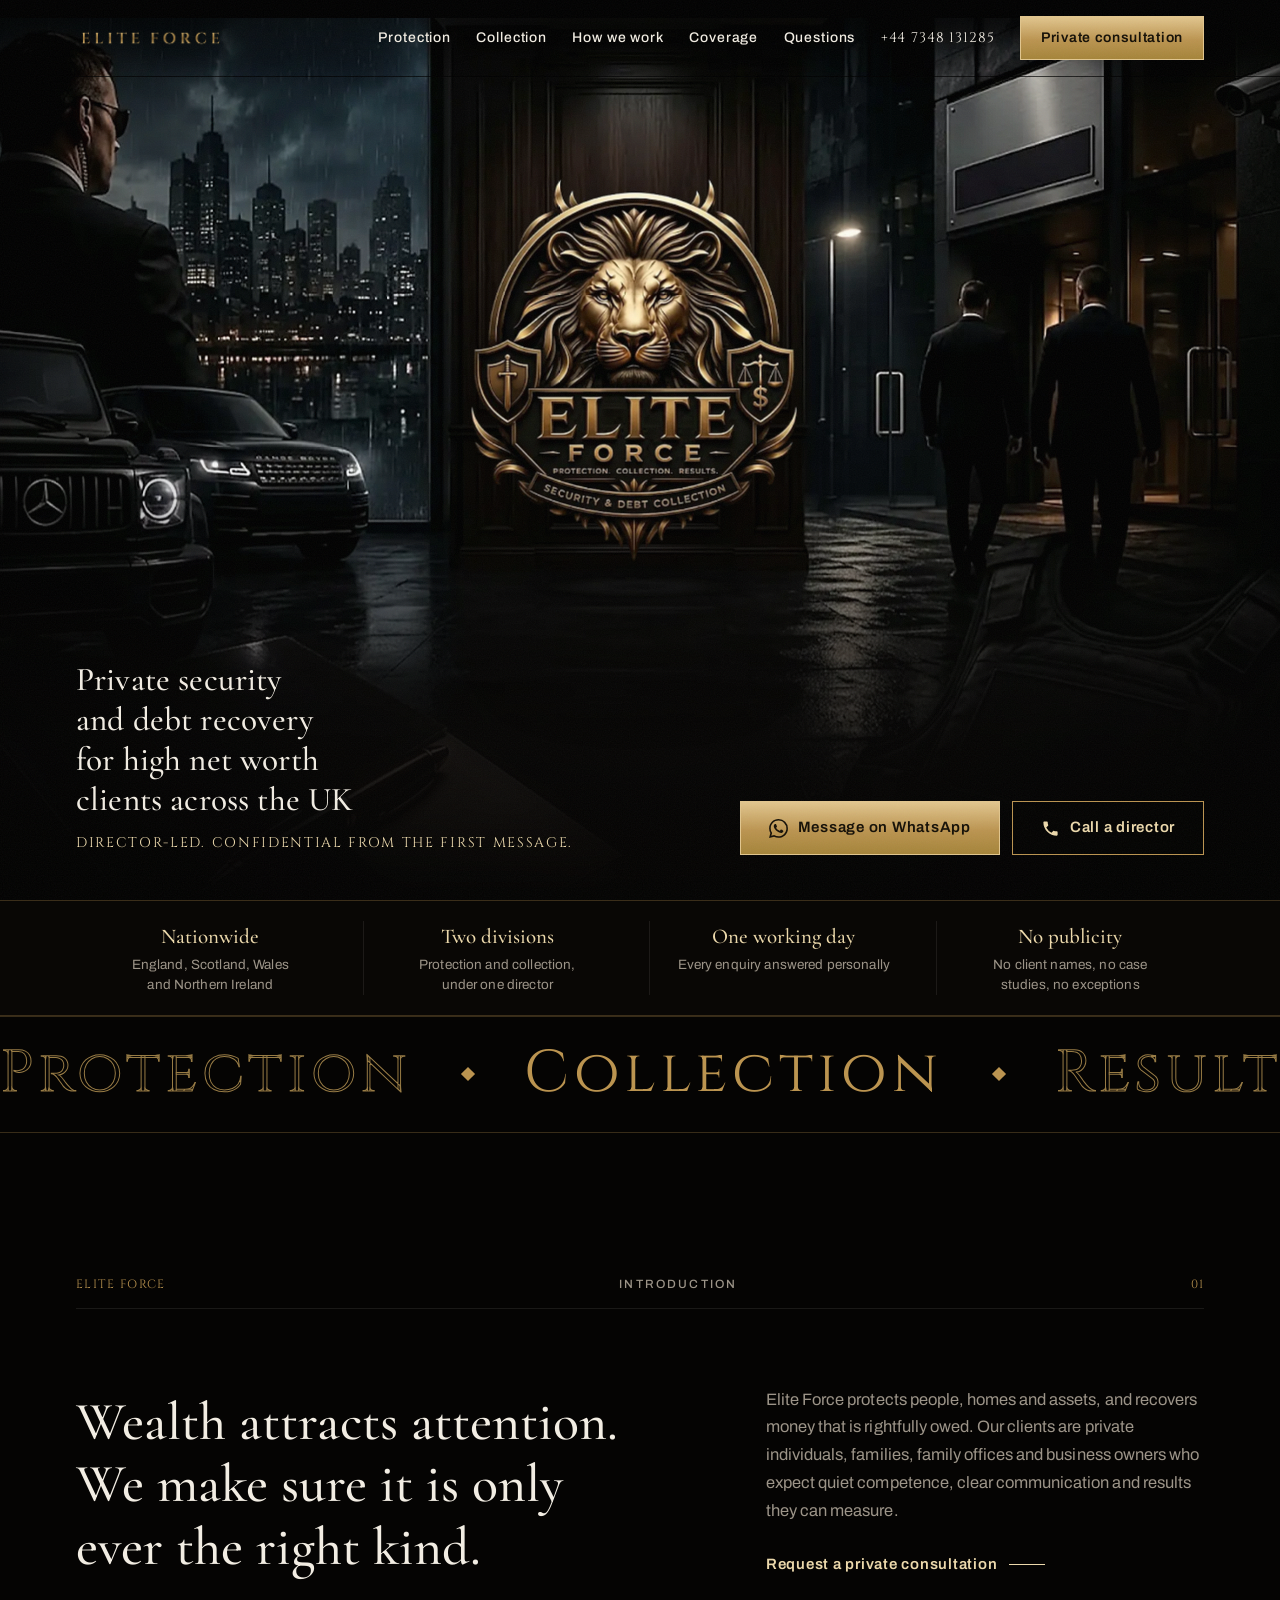
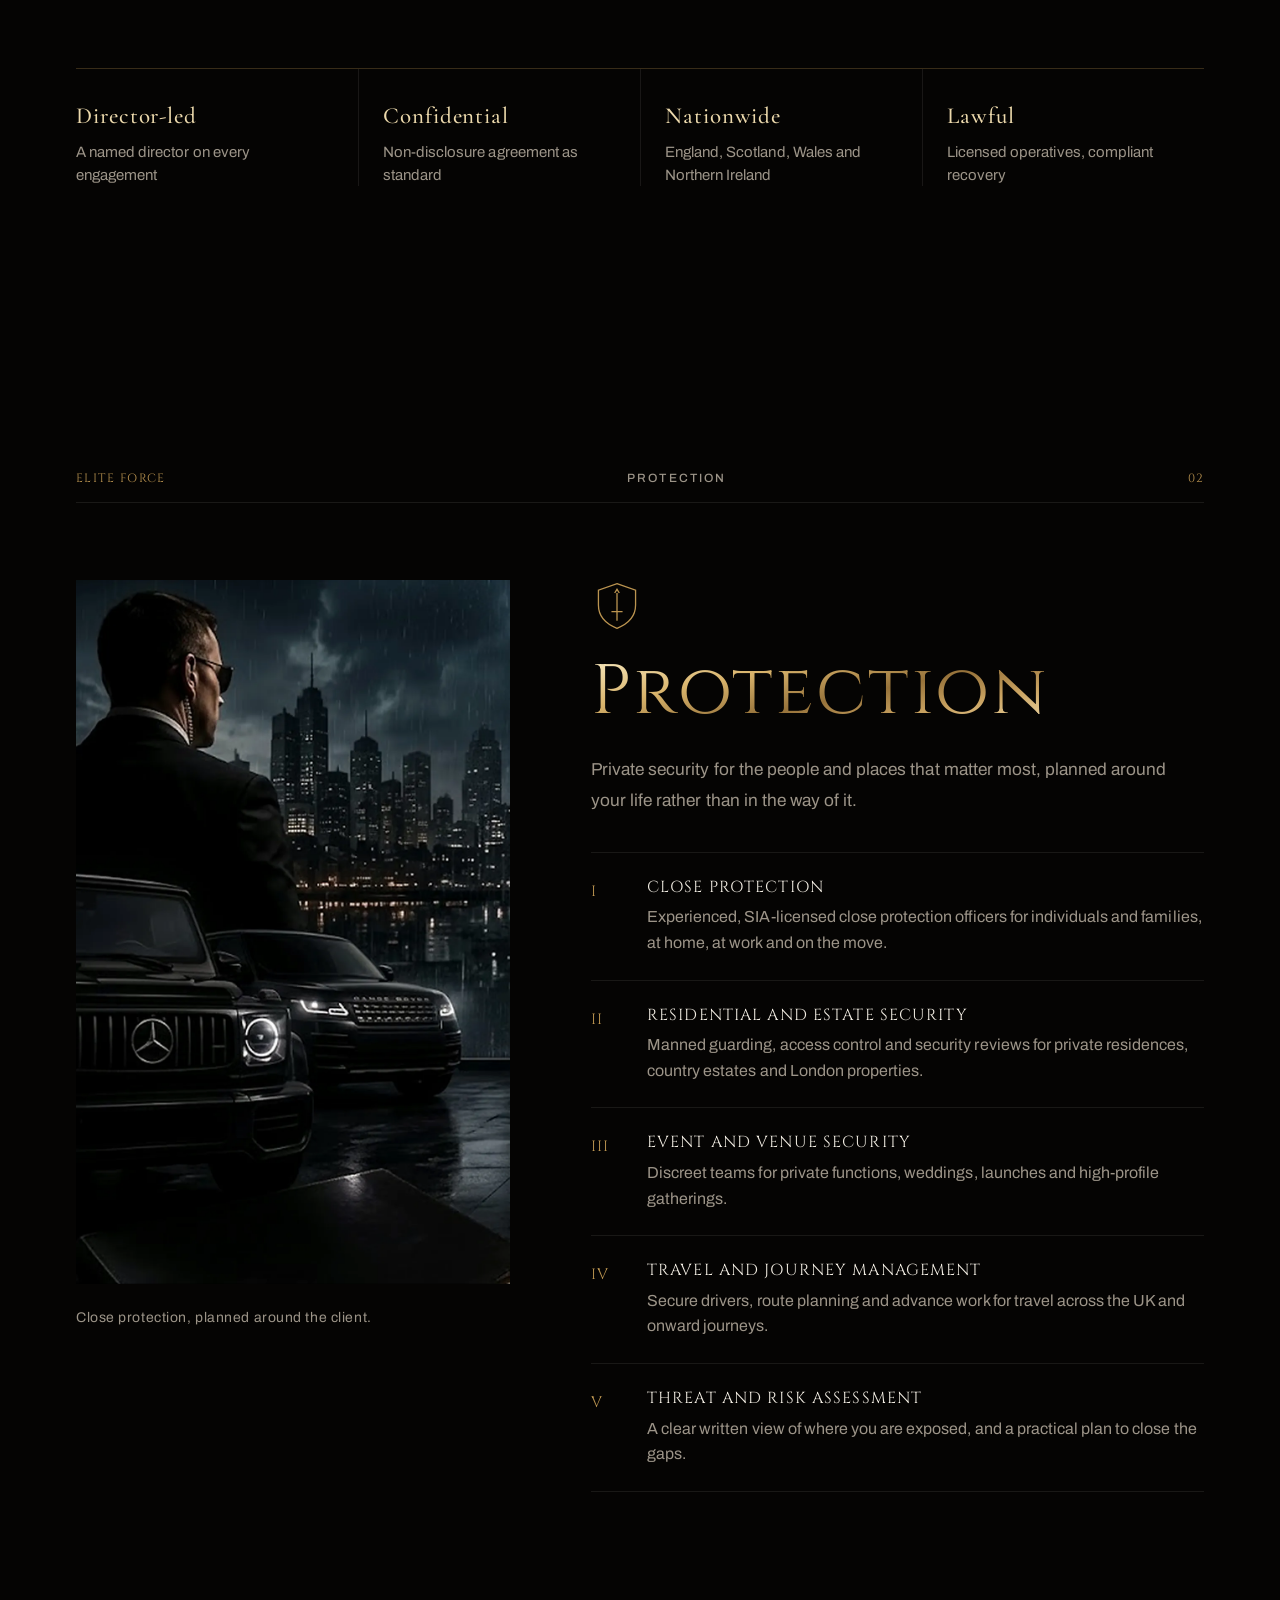
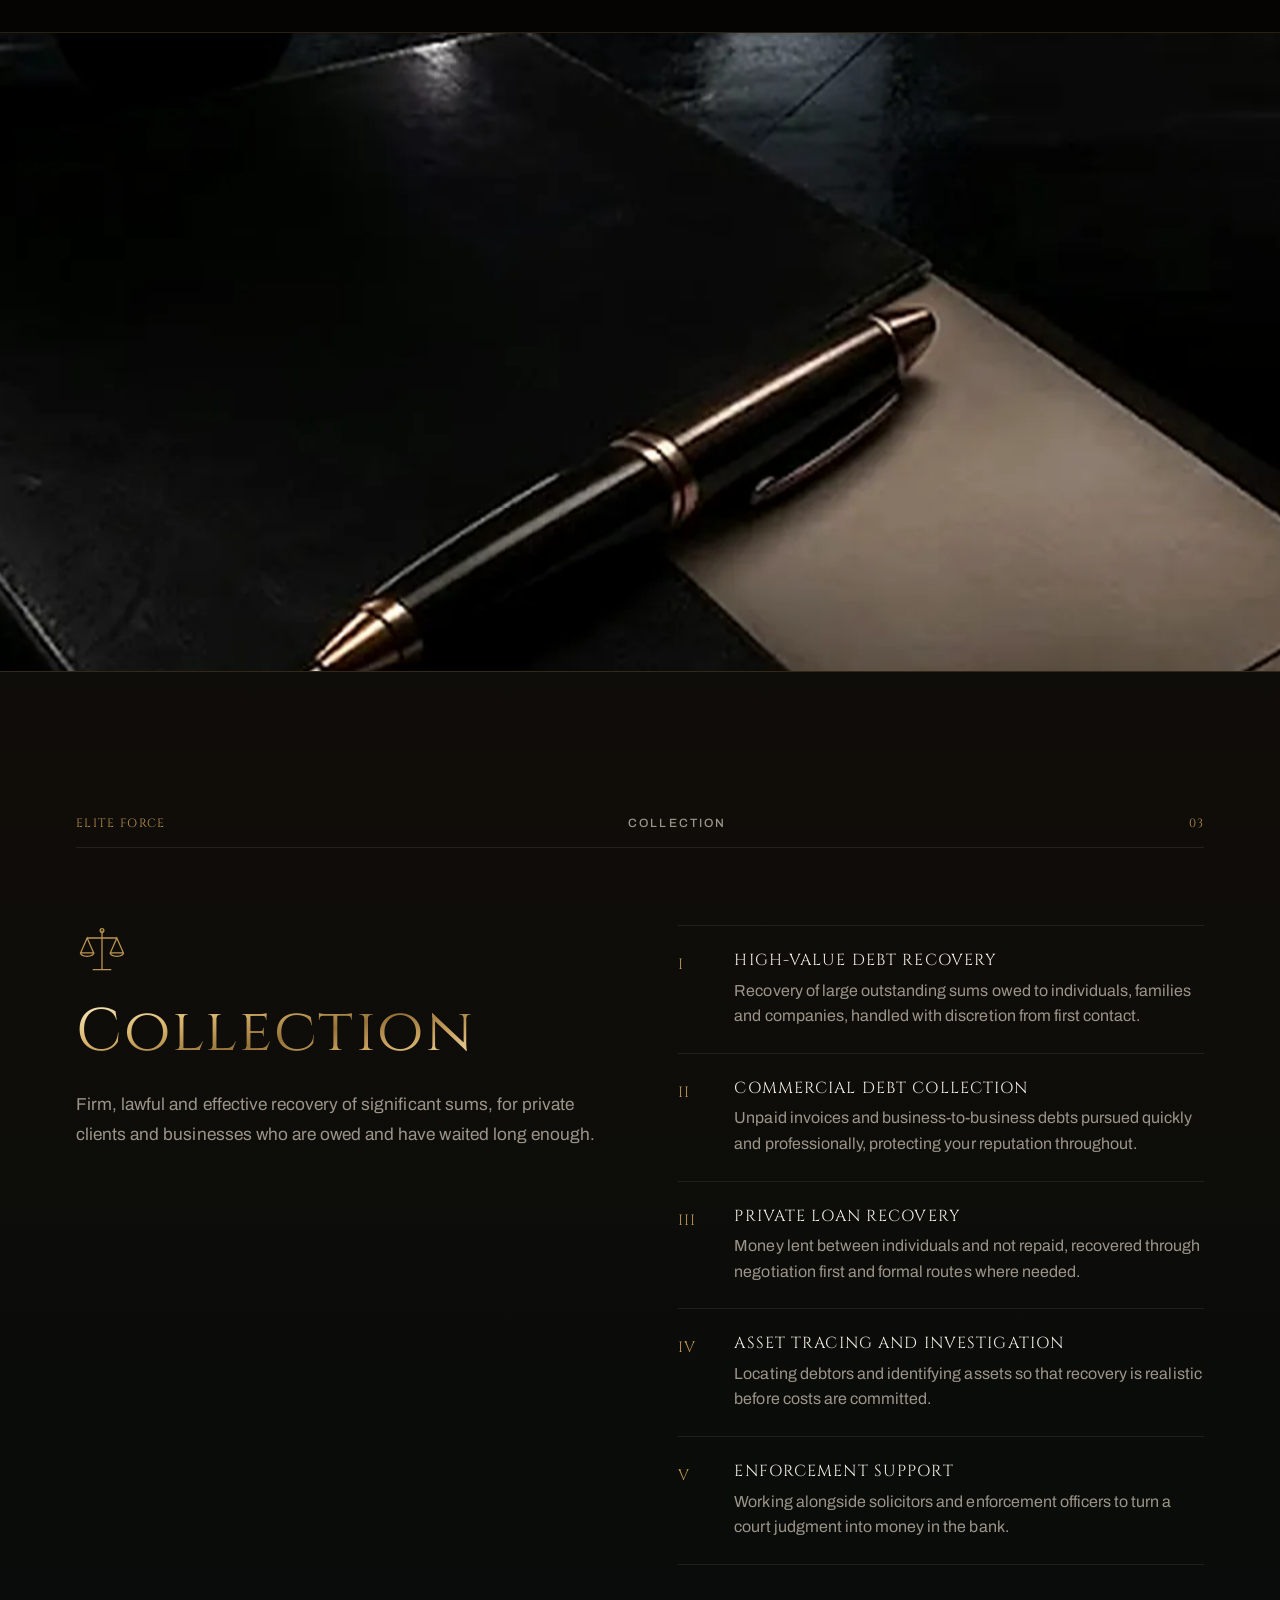
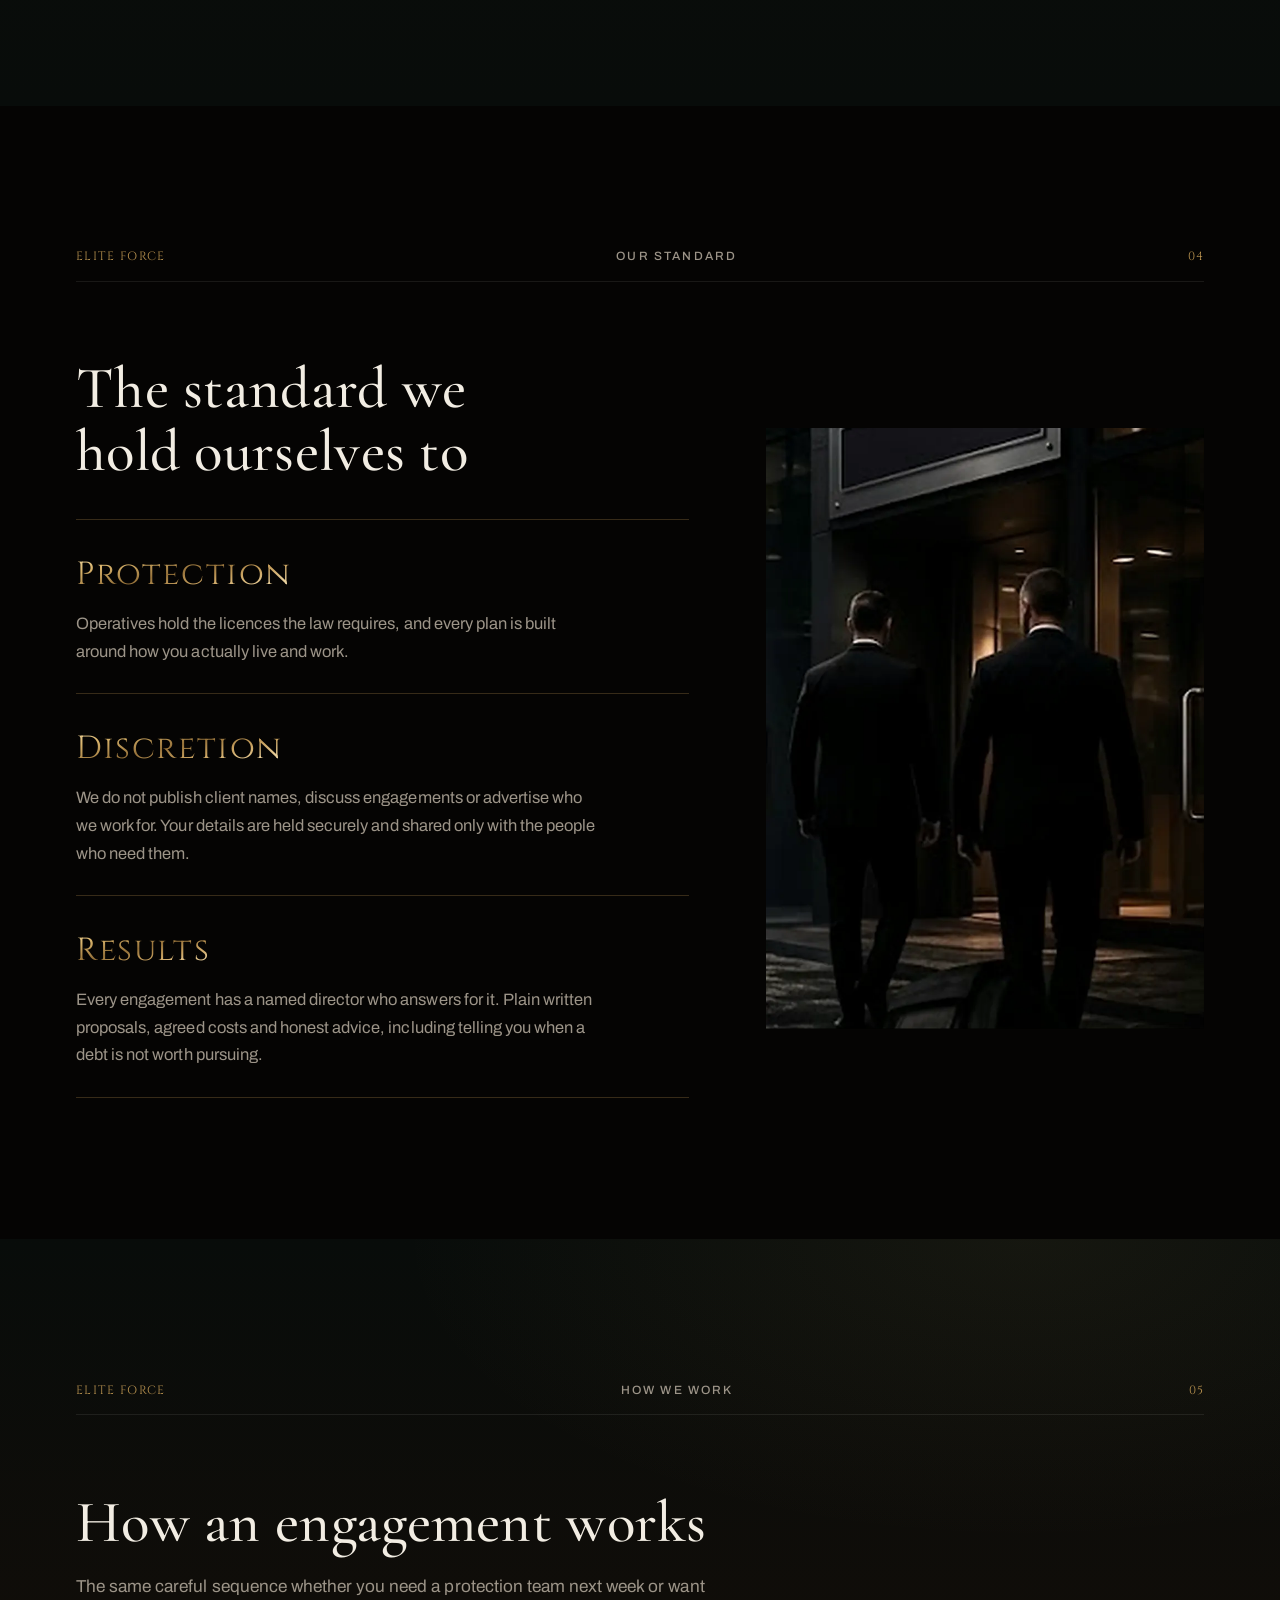
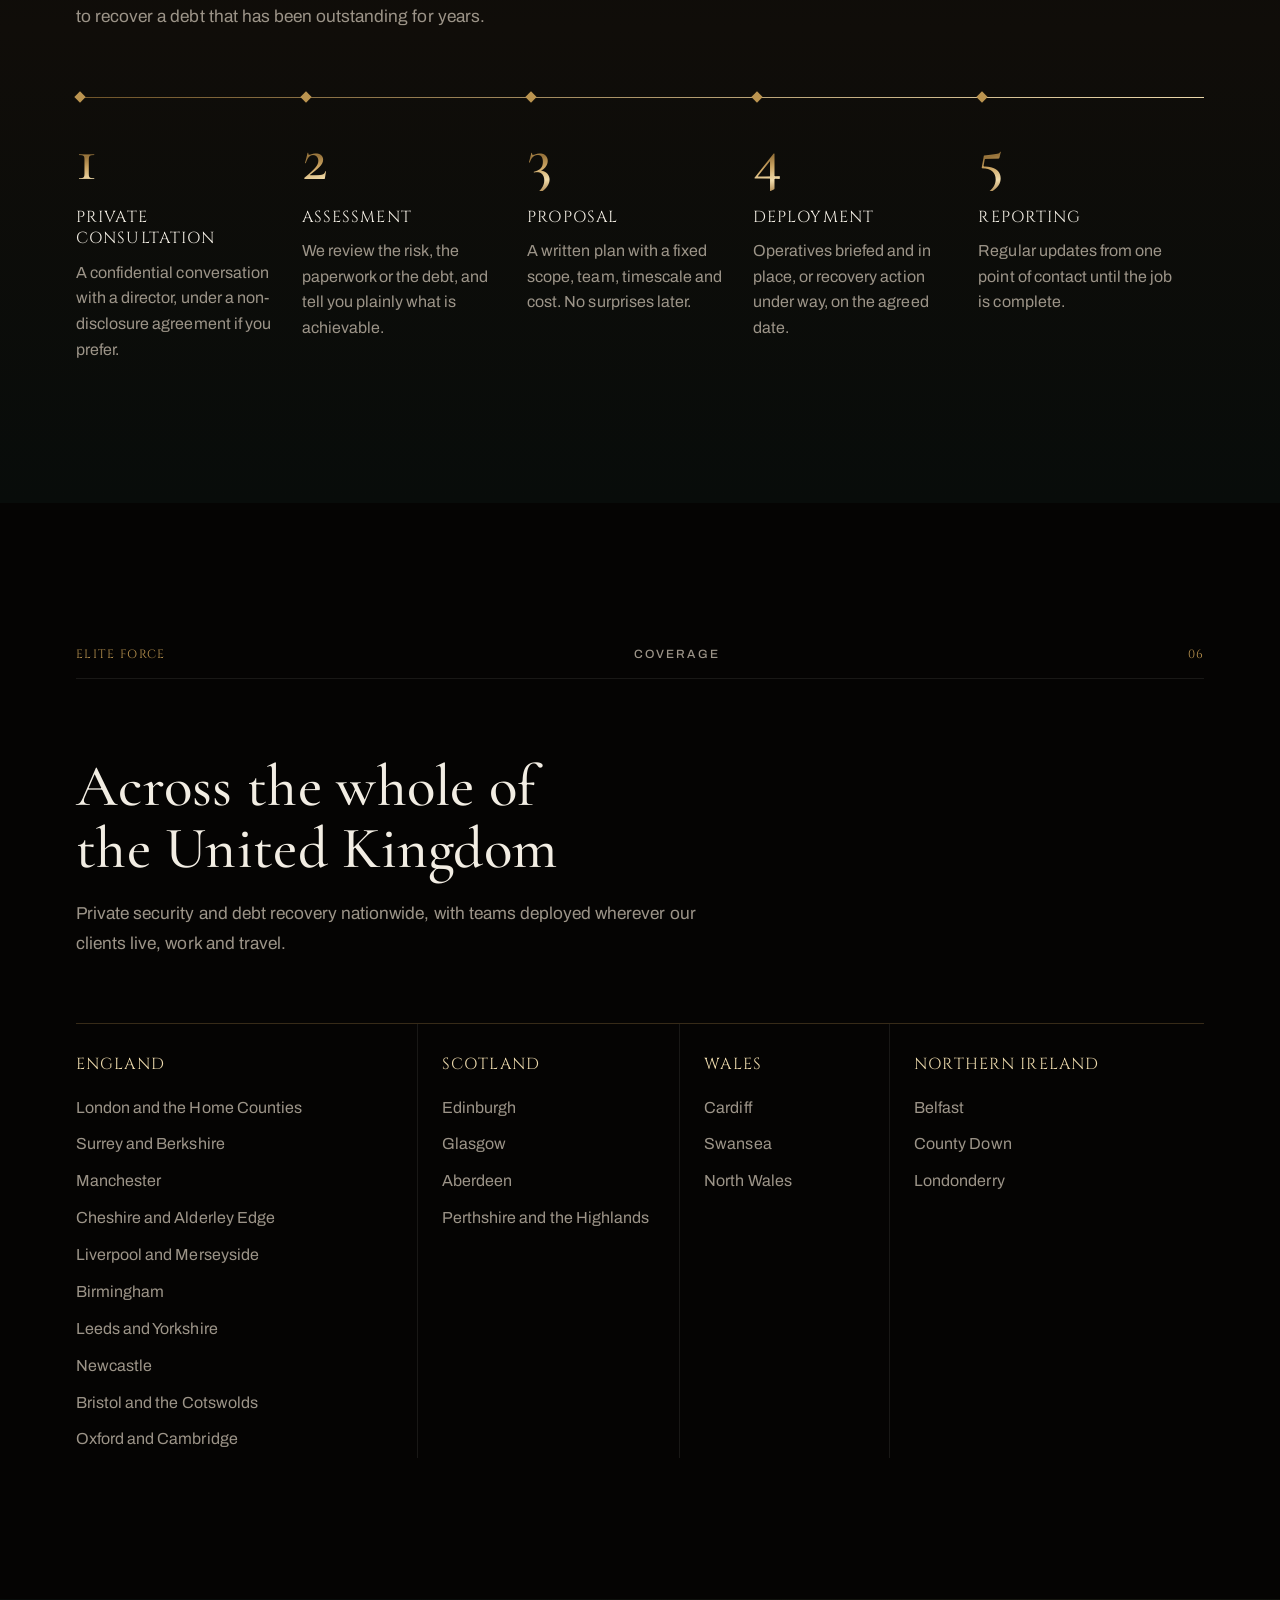
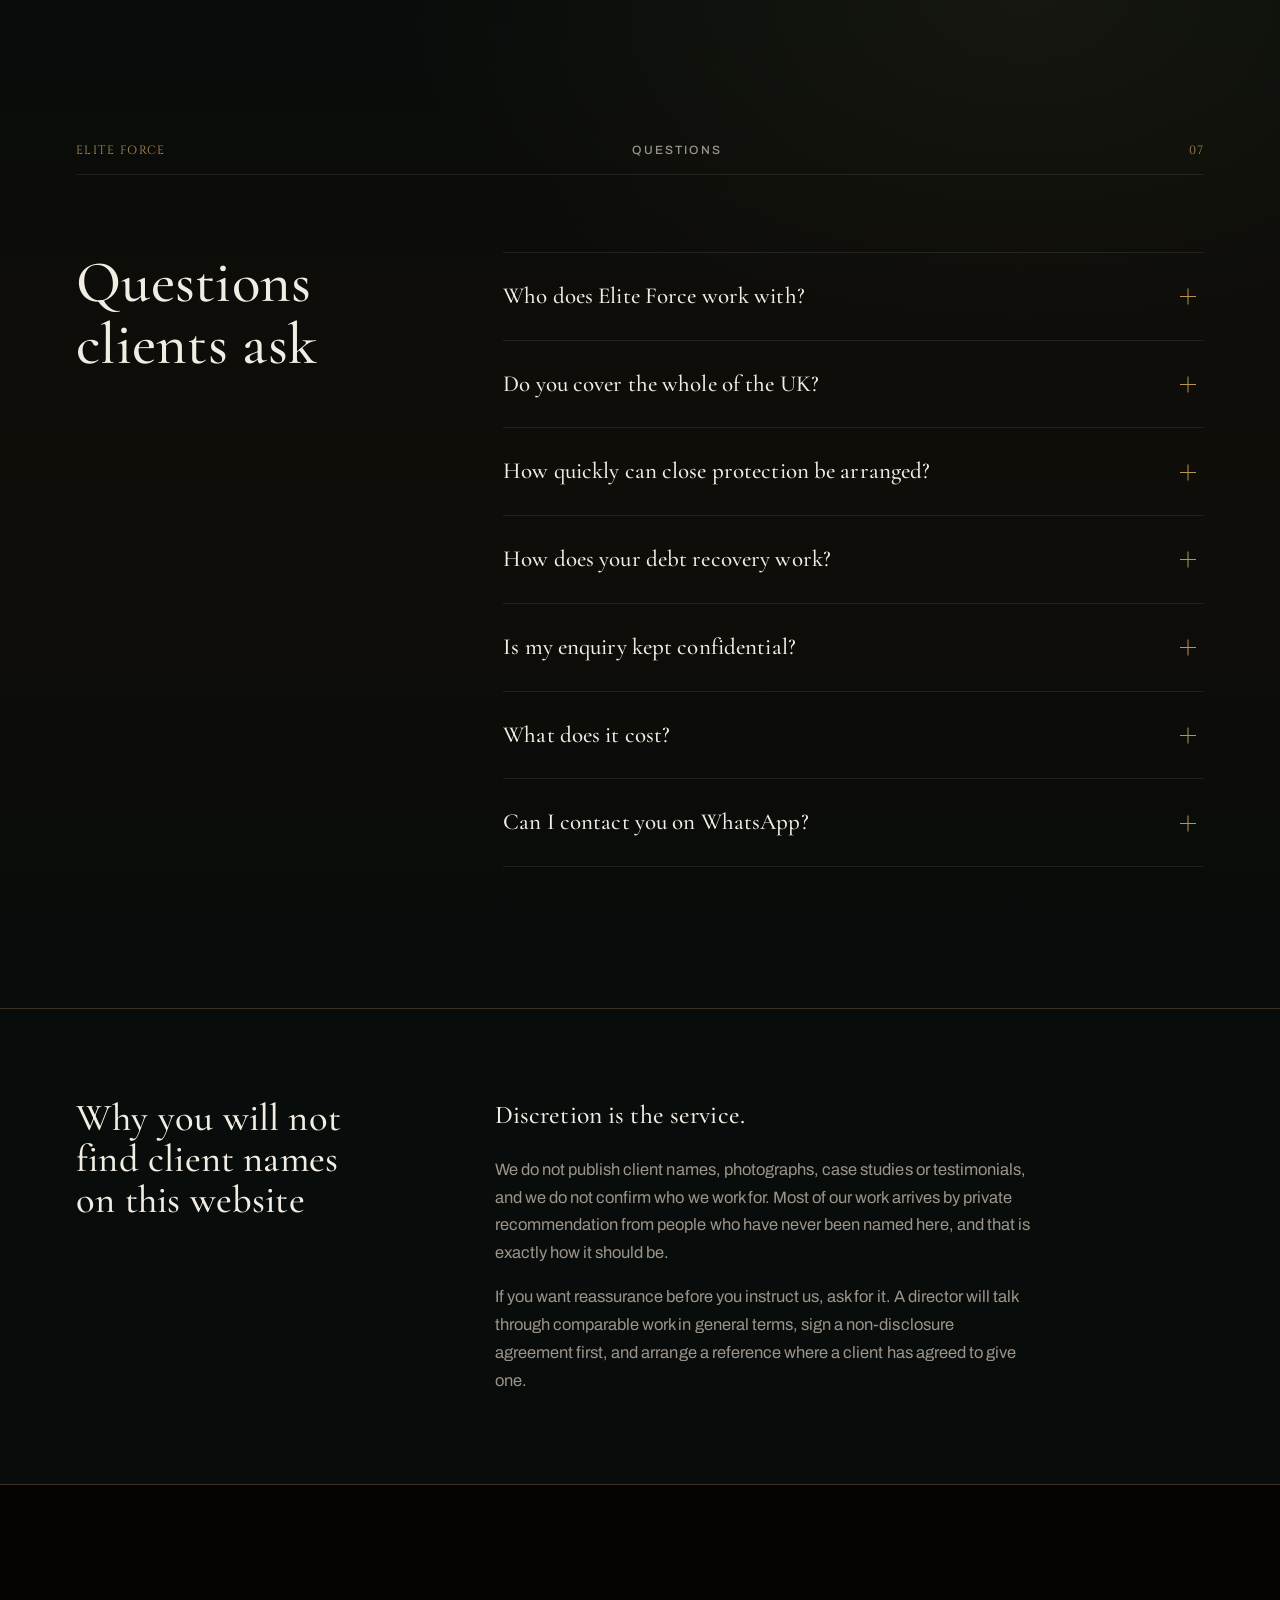
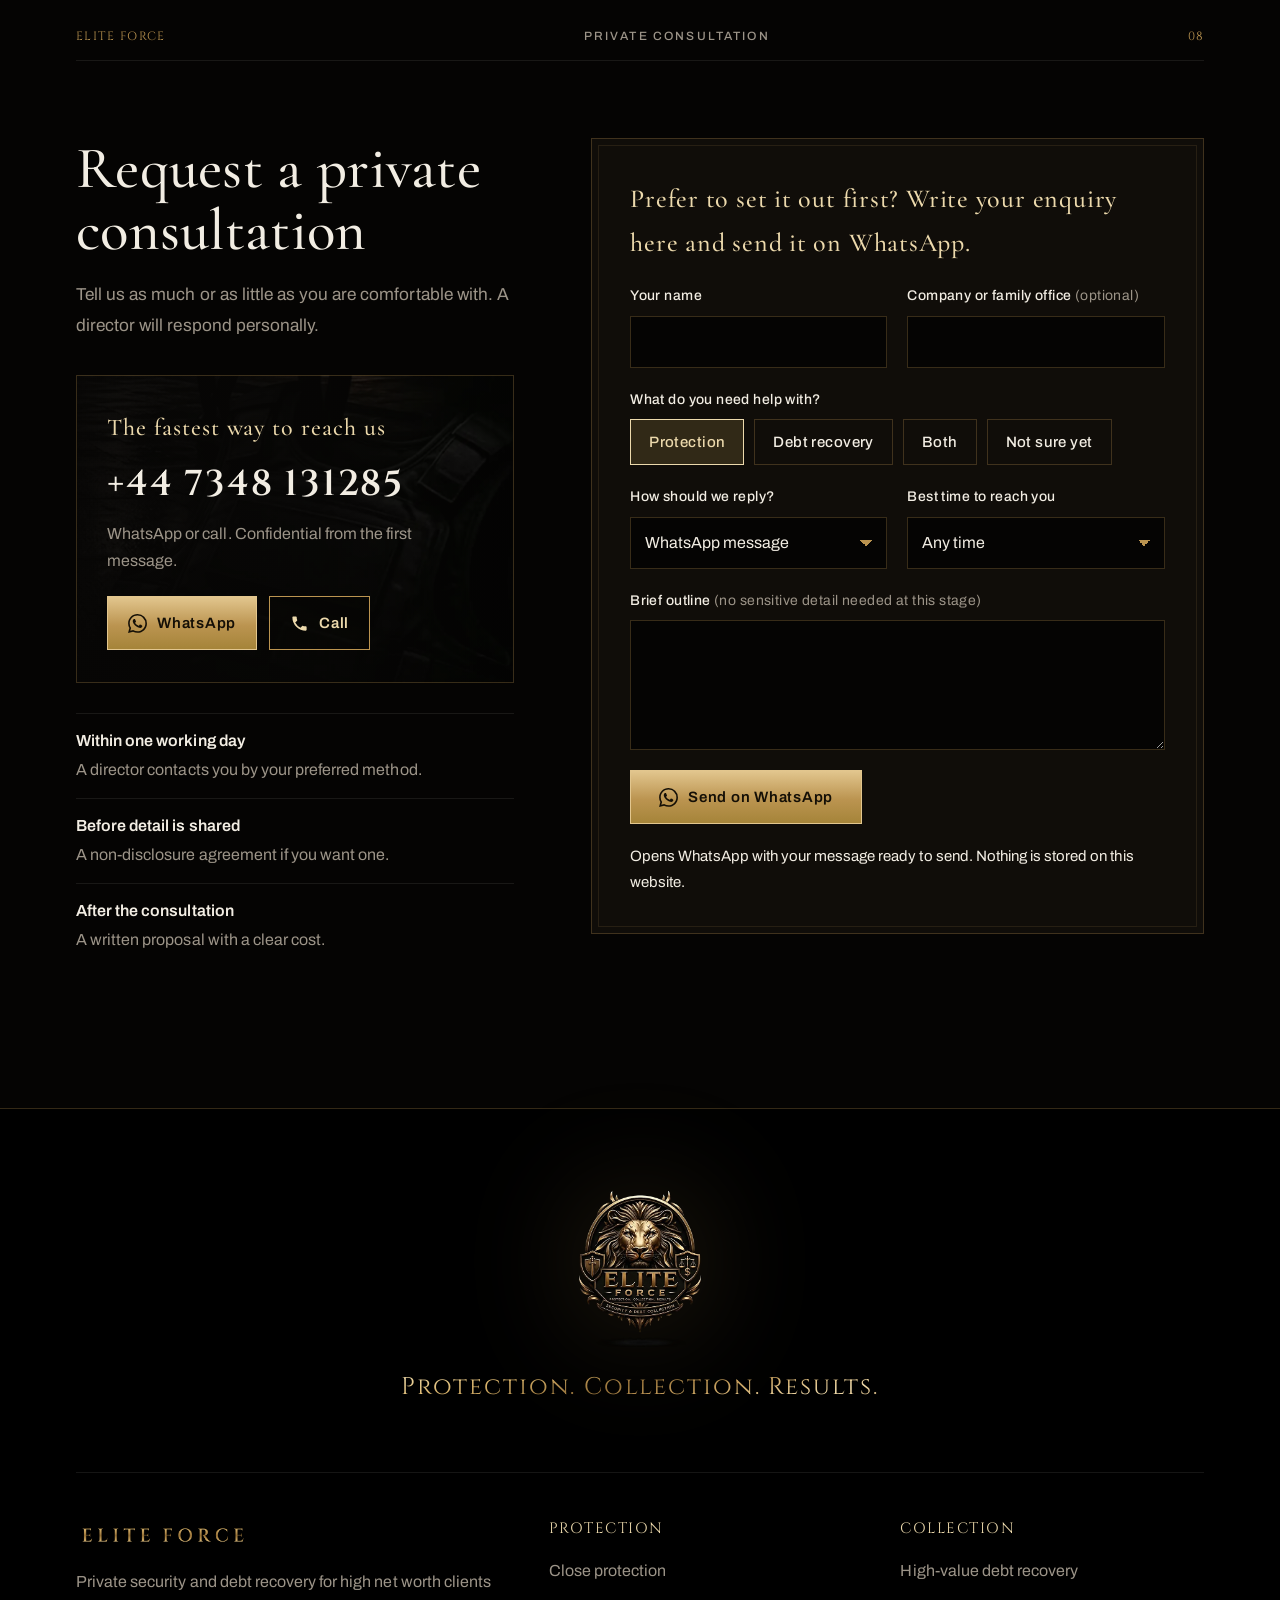
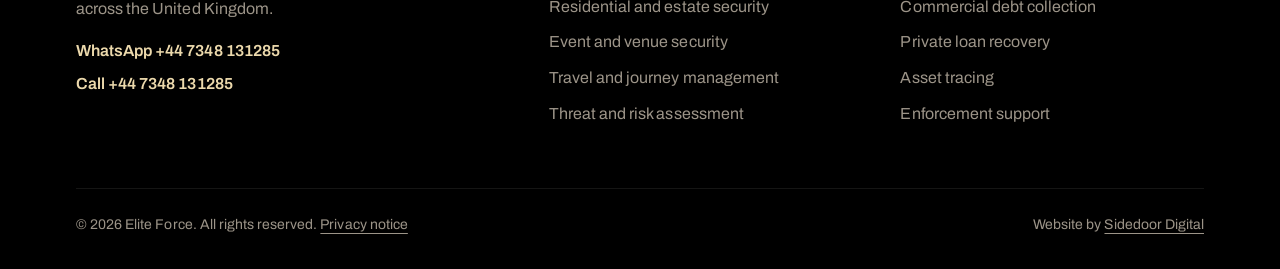
<file: index.html>
<!DOCTYPE html>
<html lang="en-GB">
<head>
<meta charset="utf-8">
<meta name="viewport" content="width=device-width, initial-scale=1, viewport-fit=cover">
<title>Elite Force | Private Security and Debt Recovery UK | High Net Worth Clients</title>
<meta name="description" content="Elite Force provides discreet private security, close protection and high-value debt recovery for high net worth individuals, families and businesses across the UK. Director-led, confidential, nationwide. WhatsApp +44 7348 131285.">
<link rel="canonical" href="https://eliteforce.site/">
<meta name="robots" content="index, follow, max-image-preview:large">
<meta name="theme-color" content="#050403">
<meta name="color-scheme" content="dark">
<meta name="format-detection" content="telephone=no">

<meta property="og:type" content="website">
<meta property="og:locale" content="en_GB">
<meta property="og:site_name" content="Elite Force">
<meta property="og:title" content="Elite Force | Private Security and Debt Recovery UK">
<meta property="og:description" content="Discreet close protection, residential security and high-value debt recovery for high net worth clients across the UK.">
<meta property="og:url" content="https://eliteforce.site/">
<meta property="og:image" content="https://eliteforce.site/assets/og-image.jpg">
<meta property="og:image:type" content="image/jpeg">
<meta property="og:image:width" content="1200">
<meta property="og:image:height" content="630">
<meta property="og:image:alt" content="The Elite Force gold lion crest beside the words Private security and debt recovery, eliteforce.site">
<meta name="twitter:card" content="summary_large_image">
<meta name="twitter:title" content="Elite Force | Private Security and Debt Recovery UK">
<meta name="twitter:description" content="Discreet close protection, residential security and high-value debt recovery for high net worth clients across the UK.">
<meta name="twitter:image" content="https://eliteforce.site/assets/og-image.jpg">

<link rel="icon" href="/favicon.ico" sizes="48x48">
<link rel="icon" type="image/png" sizes="32x32" href="/assets/favicon-32.png">
<link rel="icon" type="image/png" sizes="192x192" href="/assets/icon-192.png">
<link rel="apple-touch-icon" href="/assets/apple-touch-icon.png">
<link rel="manifest" href="/site.webmanifest">

<link rel="preload" as="font" type="font/woff2" href="/assets/fonts/cormorant-garamond-latin-500-normal.woff2" crossorigin>
<link rel="preload" as="font" type="font/woff2" href="/assets/fonts/archivo-latin-400-normal.woff2" crossorigin>
<link rel="preload" as="font" type="font/woff2" href="/assets/fonts/cinzel-latin-400-normal.woff2" crossorigin>
<link rel="preload" as="image" href="/assets/hero-1600.webp" imagesrcset="/assets/hero-1024.webp 1024w, /assets/hero-1600.webp 1600w, /assets/hero.webp 2560w" imagesizes="max(100vw, 150svh)" media="(min-width: 721px)" fetchpriority="high">
<link rel="preload" as="image" href="/assets/hero-mobile.webp" media="(max-width: 720px)" fetchpriority="high">
<link rel="preload" as="image" href="/assets/crest-hero.webp" imagesrcset="/assets/crest-hero-620.webp 620w, /assets/crest-hero.webp 1100w" imagesizes="clamp(182px, 37svh, 490px)" media="(min-width: 721px)" fetchpriority="high">
<link rel="preload" as="image" href="/assets/crest-hero-620.webp" media="(max-width: 720px)" fetchpriority="high">
<link rel="stylesheet" href="/assets/brochure.css">
<script src="/assets/site.js"></script>

<script type="application/ld+json">
{
  "@context": "https://schema.org",
  "@graph": [
    {
      "@type": ["Organization", "ProfessionalService"],
      "@id": "https://eliteforce.site/#organisation",
      "name": "Elite Force",
      "url": "https://eliteforce.site/",
      "logo": "https://eliteforce.site/assets/icon-512.png",
      "image": "https://eliteforce.site/assets/og-image.jpg",
      "telephone": "+447348131285",
      "contactPoint": {
        "@type": "ContactPoint",
        "telephone": "+447348131285",
        "contactType": "customer service",
          "areaServed": "GB",
        "availableLanguage": "English"
      },
      "slogan": "Protection. Collection. Results.",
      "description": "Private security, close protection and high-value debt recovery for high net worth individuals, families and businesses across the United Kingdom.",
      "areaServed": [
        { "@type": "Country", "name": "United Kingdom" },
        { "@type": "Country", "name": "England" },
        { "@type": "Country", "name": "Scotland" },
        { "@type": "Country", "name": "Wales" },
        { "@type": "Country", "name": "Northern Ireland" }
      ],
      "knowsAbout": ["Close protection", "Executive protection", "Residential security", "Event security", "Travel security", "Threat and risk assessment", "Debt recovery", "Commercial debt collection", "Asset tracing", "High-value debt recovery"],
      "hasOfferCatalog": {
        "@type": "OfferCatalog",
        "name": "Elite Force services",
        "itemListElement": [
          {
            "@type": "OfferCatalog",
            "name": "Protection",
            "itemListElement": [
              { "@type": "Offer", "itemOffered": { "@type": "Service", "name": "Close protection", "serviceType": "Close protection", "areaServed": "United Kingdom" } },
              { "@type": "Offer", "itemOffered": { "@type": "Service", "name": "Residential and estate security", "serviceType": "Residential security", "areaServed": "United Kingdom" } },
              { "@type": "Offer", "itemOffered": { "@type": "Service", "name": "Event and venue security", "serviceType": "Event security", "areaServed": "United Kingdom" } },
              { "@type": "Offer", "itemOffered": { "@type": "Service", "name": "Travel and journey management", "serviceType": "Travel security", "areaServed": "United Kingdom" } },
              { "@type": "Offer", "itemOffered": { "@type": "Service", "name": "Threat and risk assessment", "serviceType": "Security risk assessment", "areaServed": "United Kingdom" } }
            ]
          },
          {
            "@type": "OfferCatalog",
            "name": "Collection",
            "itemListElement": [
              { "@type": "Offer", "itemOffered": { "@type": "Service", "name": "High-value debt recovery", "serviceType": "Debt recovery", "areaServed": "United Kingdom" } },
              { "@type": "Offer", "itemOffered": { "@type": "Service", "name": "Commercial debt collection", "serviceType": "Commercial debt collection", "areaServed": "United Kingdom" } },
              { "@type": "Offer", "itemOffered": { "@type": "Service", "name": "Private loan recovery", "serviceType": "Debt recovery", "areaServed": "United Kingdom" } },
              { "@type": "Offer", "itemOffered": { "@type": "Service", "name": "Asset tracing and investigation", "serviceType": "Asset tracing", "areaServed": "United Kingdom" } },
              { "@type": "Offer", "itemOffered": { "@type": "Service", "name": "Enforcement support", "serviceType": "Judgment enforcement support", "areaServed": "United Kingdom" } }
            ]
          }
        ]
      }
    },
    {
      "@type": "WebSite",
      "@id": "https://eliteforce.site/#website",
      "url": "https://eliteforce.site/",
      "name": "Elite Force",
      "inLanguage": "en-GB",
      "publisher": { "@id": "https://eliteforce.site/#organisation" }
    },
    {
      "@type": "WebPage",
      "@id": "https://eliteforce.site/#webpage",
      "url": "https://eliteforce.site/",
      "name": "Elite Force | Private Security and Debt Recovery UK",
      "isPartOf": { "@id": "https://eliteforce.site/#website" },
      "about": { "@id": "https://eliteforce.site/#organisation" },
      "inLanguage": "en-GB"
    },
    {
      "@type": "FAQPage",
      "@id": "https://eliteforce.site/#faq",
      "mainEntity": [
        { "@type": "Question", "name": "Who does Elite Force work with?", "acceptedAnswer": { "@type": "Answer", "text": "Elite Force works with high net worth individuals, families, family offices, business owners and companies across the UK who need private security, close protection or the recovery of significant sums owed to them." } },
        { "@type": "Question", "name": "Do you cover the whole of the UK?", "acceptedAnswer": { "@type": "Answer", "text": "Yes. Elite Force operates across England, Scotland, Wales and Northern Ireland, including London, Manchester, Cheshire, Birmingham, Leeds, Edinburgh, Glasgow, Cardiff and Belfast." } },
        { "@type": "Question", "name": "How quickly can close protection be arranged?", "acceptedAnswer": { "@type": "Answer", "text": "Timescales depend on the size of the team and the level of risk, but short-notice requests are assessed on the day they are received. Planned engagements are best discussed as early as possible so the right operatives and routes can be prepared." } },
        { "@type": "Question", "name": "How does your debt recovery work?", "acceptedAnswer": { "@type": "Answer", "text": "Every case starts with a review of the debt and the paperwork behind it, followed by tracing where needed, direct negotiation with the debtor and, if required, support through the formal legal and enforcement process. All recovery is carried out lawfully and professionally." } },
        { "@type": "Question", "name": "Is my enquiry kept confidential?", "acceptedAnswer": { "@type": "Answer", "text": "Yes. Enquiries are read only by a director, and a confidentiality agreement can be signed before any detail of your situation is shared." } },
        { "@type": "Question", "name": "What does it cost?", "acceptedAnswer": { "@type": "Answer", "text": "Every engagement is priced to the requirement. Security is quoted on the team, duration and risk level. Debt recovery can be arranged on a fixed fee or a percentage of the sum recovered, agreed in writing before work begins." } },
        { "@type": "Question", "name": "Can I contact Elite Force on WhatsApp?", "acceptedAnswer": { "@type": "Answer", "text": "Yes. Message +44 7348 131285 on WhatsApp to start a confidential conversation with a director. You can also call the same number." } }
      ]
    }
  ]
}
</script>
</head>
<body>
<a class="skip" href="#main">Skip to content</a>
<div class="progress" aria-hidden="true"><span></span></div>

<svg width="0" height="0" style="position:absolute" aria-hidden="true">
  <symbol id="i-wa" viewBox="0 0 24 24"><path d="M17.472 14.382c-.297-.149-1.758-.867-2.03-.967-.273-.099-.471-.148-.67.15-.197.297-.767.966-.94 1.164-.173.199-.347.223-.644.075-.297-.15-1.255-.463-2.39-1.475-.883-.788-1.48-1.761-1.653-2.059-.173-.297-.018-.458.13-.606.134-.133.298-.347.446-.52.149-.174.198-.298.298-.497.099-.198.05-.371-.025-.52-.075-.149-.669-1.612-.916-2.207-.242-.579-.487-.5-.669-.51-.173-.008-.371-.01-.57-.01-.198 0-.52.074-.792.372-.272.297-1.04 1.016-1.04 2.479 0 1.462 1.065 2.875 1.213 3.074.149.198 2.096 3.2 5.077 4.487.709.306 1.262.489 1.694.625.712.227 1.36.195 1.871.118.571-.085 1.758-.719 2.006-1.413.248-.694.248-1.289.173-1.413-.074-.124-.272-.198-.57-.347m-5.421 7.403h-.004a9.87 9.87 0 01-5.031-1.378l-.361-.214-3.741.982.998-3.648-.235-.374a9.86 9.86 0 01-1.51-5.26c.001-5.45 4.436-9.884 9.888-9.884 2.64 0 5.122 1.03 6.988 2.898a9.825 9.825 0 012.893 6.994c-.003 5.45-4.437 9.884-9.885 9.884m8.413-18.297A11.815 11.815 0 0012.05 0C5.495 0 .16 5.335.157 11.892c0 2.096.547 4.142 1.588 5.945L.057 24l6.305-1.654a11.882 11.882 0 005.683 1.448h.005c6.554 0 11.89-5.335 11.893-11.893a11.821 11.821 0 00-3.48-8.413Z"/></symbol>
  <symbol id="i-phone" viewBox="0 0 24 24"><path d="M6.6 10.8a15.1 15.1 0 006.6 6.6l2.2-2.2c.3-.3.7-.4 1-.2 1.1.4 2.3.6 3.6.6.6 0 1 .4 1 1V20c0 .6-.4 1-1 1A17 17 0 013 4c0-.6.4-1 1-1h3.5c.6 0 1 .4 1 1 0 1.3.2 2.5.6 3.6.1.3 0 .7-.2 1L6.6 10.8Z"/></symbol>
</svg>

<header class="site-header" id="top">
  <div class="wrap header-inner">
    <a class="brand" href="/" aria-label="Elite Force home"><img src="/assets/wordmark.webp" alt="Elite Force" width="1200" height="193"></a>
    <nav class="nav" id="site-nav" aria-label="Main">
      <a href="#protection">Protection</a>
      <a href="#collection">Collection</a>
      <a href="#process">How we work</a>
      <a href="#coverage">Coverage</a>
      <a href="#faq">Questions</a>
      <a class="nav-tel" href="tel:+447348131285">+44 7348 131285</a>
      <a class="btn btn-gold btn-sm" href="#enquire">Private consultation</a>
    </nav>
    <button class="menu-toggle" type="button" aria-expanded="false" aria-controls="site-nav" aria-label="Open menu"><span></span><span></span></button>
  </div>
</header>

<main id="main">

  <!-- Cover -->
  <section class="cover" aria-labelledby="hero-title">
    <div class="cover-stage">
      <div class="cover-media">
        <picture>
          <source media="(max-width: 720px)" srcset="/assets/hero-mobile.webp" width="1120" height="1364">
          <img src="/assets/hero-1600.webp" srcset="/assets/hero-1024.webp 1024w, /assets/hero-1600.webp 1600w, /assets/hero.webp 2560w" sizes="max(100vw, 150svh)" alt="Night in the city: a close protection officer watching the skyline, black vehicles waiting at the kerb and two operatives walking into a lit entrance." width="2560" height="1705" fetchpriority="high">
        </picture>
      </div>
      <div class="cover-crest">
        <img src="/assets/crest-hero.webp" srcset="/assets/crest-hero-620.webp 620w, /assets/crest-hero.webp 1100w" sizes="(max-width: 720px) 76vw, clamp(182px, 37svh, 490px)" alt="The Elite Force crest: a gold lion within a circle, flanked by a sword shield for security and a scales shield for debt collection, above the words Elite Force, Protection. Collection. Results." width="1100" height="1390" fetchpriority="high">
        <span class="foil" aria-hidden="true"></span>
      </div>
    </div>
    <div class="cover-base">
      <div class="wrap cover-base-inner">
        <div class="cover-text">
          <h1 id="hero-title">Private security and debt recovery for high net worth clients across the UK</h1>
          <p class="cover-sub">Director-led. Confidential from the first message.</p>
        </div>
        <div class="cover-actions">
          <a class="btn btn-gold" href="https://wa.me/447348131285?text=Hello%20Elite%20Force%2C%20I%27d%20like%20to%20make%20a%20private%20enquiry." target="_blank" rel="noopener"><svg class="ico" aria-hidden="true"><use href="#i-wa"/></svg><span class="wide-only">Message on WhatsApp</span><span class="narrow-only">WhatsApp</span></a>
          <a class="btn btn-line" href="tel:+447348131285"><svg class="ico" aria-hidden="true"><use href="#i-phone"/></svg><span class="wide-only">Call a director</span><span class="narrow-only">Call</span></a>
        </div>
      </div>
      <a class="scroll-cue" href="#intro" aria-label="Scroll to introduction"><span></span></a>
    </div>
  </section>

  <!-- Standing details -->
  <section class="rail" aria-label="How Elite Force works">
    <div class="wrap">
      <ul>
        <li><b>Nationwide</b>England, Scotland, Wales and Northern Ireland</li>
        <li><b>Two divisions</b>Protection and collection, under one director</li>
        <li><b>One working day</b>Every enquiry answered personally</li>
        <li><b>No publicity</b>No client names, no case studies, no exceptions</li>
      </ul>
    </div>
  </section>

  <!-- Motto band -->
  <div class="motto" aria-hidden="true">
    <div class="motto-track">
      <span>Protection</span><i></i><span>Collection</span><i></i><span>Results</span><i></i><span>Discretion</span><i></i>
      <span>Protection</span><i></i><span>Collection</span><i></i><span>Results</span><i></i><span>Discretion</span><i></i>
    </div>
  </div>

  <!-- Introduction -->
  <section class="spread intro" id="intro" aria-labelledby="intro-title">
    <div class="wrap">
      <p class="folio reveal"><span>Elite Force</span><span>Introduction</span><span class="folio-num">01</span></p>
      <div class="intro-grid">
        <h2 id="intro-title" class="intro-statement reveal">Wealth attracts attention. We make sure it is only ever the right kind.</h2>
        <div class="intro-copy reveal" style="--d:1">
          <p>Elite Force protects people, homes and assets, and recovers money that is rightfully owed. Our clients are private individuals, families, family offices and business owners who expect quiet competence, clear communication and results they can measure.</p>
          <a class="text-link" href="#enquire">Request a private consultation</a>
        </div>
      </div>
      <ul class="assure" aria-label="What every client receives">
        <li class="reveal" style="--d:0"><strong>Director-led</strong><span>A named director on every engagement</span></li>
        <li class="reveal" style="--d:1"><strong>Confidential</strong><span>Non-disclosure agreement as standard</span></li>
        <li class="reveal" style="--d:2"><strong>Nationwide</strong><span>England, Scotland, Wales and Northern Ireland</span></li>
        <li class="reveal" style="--d:3"><strong>Lawful</strong><span>Licensed operatives, compliant recovery</span></li>
      </ul>
    </div>
  </section>

  <!-- Protection -->
  <section class="spread protection" id="protection" aria-labelledby="protection-title">
    <div class="wrap">
      <p class="folio reveal"><span>Elite Force</span><span>Protection</span><span class="folio-num">02</span></p>
      <div class="spread-grid">
        <figure class="plate plate-tall">
          <div class="plate-img wipe"><img src="/assets/panel-protection.webp" alt="A close protection officer in a dark suit and earpiece looks out over a city skyline at night, black vehicles parked beside him." width="880" height="1426" loading="lazy" decoding="async"></div>
          <figcaption>Close protection, planned around the client.</figcaption>
        </figure>
        <div class="spread-copy">
          <svg class="crest-icon reveal" viewBox="0 0 56 56" fill="none" stroke="currentColor" stroke-width="1.4" aria-hidden="true">
            <path d="M28 4 L48 11 V27 C48 39 39.5 47.5 28 52 C16.5 47.5 8 39 8 27 V11 Z"/>
            <path d="M28 14 V40 M22 34 H34 M28 40 V44"/>
            <path d="M25.5 14 L28 10 L30.5 14"/>
          </svg>
          <h2 id="protection-title" class="display reveal">Protection</h2>
          <p class="lead reveal" style="--d:1">Private security for the people and places that matter most, planned around your life rather than in the way of it.</p>
          <div class="deck" data-deck>
            <ul class="services">
              <li class="reveal"><h3>Close protection</h3><p>Experienced, SIA-licensed close protection officers for individuals and families, at home, at work and on the move.</p></li>
              <li class="reveal"><h3>Residential and estate security</h3><p>Manned guarding, access control and security reviews for private residences, country estates and London properties.</p></li>
              <li class="reveal"><h3>Event and venue security</h3><p>Discreet teams for private functions, weddings, launches and high-profile gatherings.</p></li>
              <li class="reveal"><h3>Travel and journey management</h3><p>Secure drivers, route planning and advance work for travel across the UK and onward journeys.</p></li>
              <li class="reveal"><h3>Threat and risk assessment</h3><p>A clear written view of where you are exposed, and a practical plan to close the gaps.</p></li>
            </ul>
            <div class="deck-bar" aria-hidden="true"><span class="deck-count">1 of 5</span><span class="deck-track"><span></span></span></div>
          </div>
        </div>
      </div>
    </div>
  </section>

  <!-- Collection -->
  <section class="spread collection dark" id="collection" aria-labelledby="collection-title">
    <figure class="plate plate-wide">
      <div class="plate-img wipe"><img class="parallax" src="/assets/panel-folder.webp" alt="A black debt recovery folder with a gold pen resting on a document stamped PAID." width="2000" height="789" loading="lazy" decoding="async"></div>
    </figure>
    <div class="wrap">
      <p class="folio reveal"><span>Elite Force</span><span>Collection</span><span class="folio-num">03</span></p>
      <div class="spread-grid spread-grid-flip">
        <div class="spread-copy">
          <svg class="crest-icon reveal" viewBox="0 0 56 56" fill="none" stroke="currentColor" stroke-width="1.4" aria-hidden="true">
            <path d="M28 6 V48 M18 48 H38 M12 14 H44"/>
            <path d="M12 14 L5 30 H19 Z M44 14 L37 30 H51 Z"/>
            <path d="M5 30 C5 35 19 35 19 30 M37 30 C37 35 51 35 51 30"/>
            <circle cx="28" cy="6" r="2"/>
          </svg>
          <h2 id="collection-title" class="display reveal">Collection</h2>
          <p class="lead reveal" style="--d:1">Firm, lawful and effective recovery of significant sums, for private clients and businesses who are owed and have waited long enough.</p>
        </div>
        <div class="deck" data-deck>
          <ul class="services">
            <li class="reveal"><h3>High-value debt recovery</h3><p>Recovery of large outstanding sums owed to individuals, families and companies, handled with discretion from first contact.</p></li>
            <li class="reveal"><h3>Commercial debt collection</h3><p>Unpaid invoices and business-to-business debts pursued quickly and professionally, protecting your reputation throughout.</p></li>
            <li class="reveal"><h3>Private loan recovery</h3><p>Money lent between individuals and not repaid, recovered through negotiation first and formal routes where needed.</p></li>
            <li class="reveal"><h3>Asset tracing and investigation</h3><p>Locating debtors and identifying assets so that recovery is realistic before costs are committed.</p></li>
            <li class="reveal"><h3>Enforcement support</h3><p>Working alongside solicitors and enforcement officers to turn a court judgment into money in the bank.</p></li>
          </ul>
          <div class="deck-bar" aria-hidden="true"><span class="deck-count">1 of 5</span><span class="deck-track"><span></span></span></div>
        </div>
      </div>
    </div>
  </section>

  <!-- Standard -->
  <section class="spread standard" aria-labelledby="standards-title">
    <div class="wrap">
      <p class="folio reveal"><span>Elite Force</span><span>Our standard</span><span class="folio-num">04</span></p>
      <div class="standard-grid">
        <div>
          <h2 id="standards-title" class="reveal">The standard we hold ourselves to</h2>
          <dl class="pillars">
            <div class="reveal"><dt>Protection</dt><dd>Operatives hold the licences the law requires, and every plan is built around how you actually live and work.</dd></div>
            <div class="reveal"><dt>Discretion</dt><dd>We do not publish client names, discuss engagements or advertise who we work for. Your details are held securely and shared only with the people who need them.</dd></div>
            <div class="reveal"><dt>Results</dt><dd>Every engagement has a named director who answers for it. Plain written proposals, agreed costs and honest advice, including telling you when a debt is not worth pursuing.</dd></div>
          </dl>
        </div>
        <figure class="plate plate-sign">
          <div class="plate-img wipe"><img src="/assets/panel-sign.webp" alt="Two men in dark suits walk into a building beneath a sign reading Protection, Discretion, Results." width="900" height="1234" loading="lazy" decoding="async"></div>
        </figure>
      </div>
    </div>
  </section>

  <!-- Process -->
  <section class="spread process dark" id="process" aria-labelledby="process-title">
    <div class="wrap">
      <p class="folio reveal"><span>Elite Force</span><span>How we work</span><span class="folio-num">05</span></p>
      <div class="section-head">
        <h2 id="process-title" class="reveal">How an engagement works</h2>
        <p class="lead reveal" style="--d:1">The same careful sequence whether you need a protection team next week or want to recover a debt that has been outstanding for years.</p>
      </div>
      <ol class="steps" data-steps>
        <li class="reveal" style="--d:0"><h3>Private consultation</h3><p>A confidential conversation with a director, under a non-disclosure agreement if you prefer.</p></li>
        <li class="reveal" style="--d:1"><h3>Assessment</h3><p>We review the risk, the paperwork or the debt, and tell you plainly what is achievable.</p></li>
        <li class="reveal" style="--d:2"><h3>Proposal</h3><p>A written plan with a fixed scope, team, timescale and cost. No surprises later.</p></li>
        <li class="reveal" style="--d:3"><h3>Deployment</h3><p>Operatives briefed and in place, or recovery action under way, on the agreed date.</p></li>
        <li class="reveal" style="--d:4"><h3>Reporting</h3><p>Regular updates from one point of contact until the job is complete.</p></li>
      </ol>
    </div>
  </section>

  <!-- Coverage -->
  <section class="spread coverage" id="coverage" aria-labelledby="coverage-title">
    <div class="wrap">
      <p class="folio reveal"><span>Elite Force</span><span>Coverage</span><span class="folio-num">06</span></p>
      <div class="section-head">
        <h2 id="coverage-title" class="reveal">Across the whole of the United Kingdom</h2>
        <p class="lead reveal" style="--d:1">Private security and debt recovery nationwide, with teams deployed wherever our clients live, work and travel.</p>
      </div>
      <div class="coverage-grid">
        <div class="reveal" style="--d:0"><h3>England</h3><ul><li>London and the Home Counties</li><li>Surrey and Berkshire</li><li>Manchester</li><li>Cheshire and Alderley Edge</li><li>Liverpool and Merseyside</li><li>Birmingham</li><li>Leeds and Yorkshire</li><li>Newcastle</li><li>Bristol and the Cotswolds</li><li>Oxford and Cambridge</li></ul></div>
        <div class="reveal" style="--d:1"><h3>Scotland</h3><ul><li>Edinburgh</li><li>Glasgow</li><li>Aberdeen</li><li>Perthshire and the Highlands</li></ul></div>
        <div class="reveal" style="--d:2"><h3>Wales</h3><ul><li>Cardiff</li><li>Swansea</li><li>North Wales</li></ul></div>
        <div class="reveal" style="--d:3"><h3>Northern Ireland</h3><ul><li>Belfast</li><li>County Down</li><li>Londonderry</li></ul></div>
      </div>
    </div>
  </section>

  <!-- FAQ -->
  <section class="spread faq-wrap dark" id="faq" aria-labelledby="faq-title">
    <div class="wrap">
      <p class="folio reveal"><span>Elite Force</span><span>Questions</span><span class="folio-num">07</span></p>
      <div class="faq-grid">
        <h2 id="faq-title" class="reveal">Questions clients ask</h2>
        <div class="faq reveal" style="--d:1">
          <details><summary>Who does Elite Force work with?</summary><div class="faq-body"><p>High net worth individuals, families, family offices, business owners and companies across the UK who need private security, close protection or the recovery of significant sums owed to them.</p></div></details>
          <details><summary>Do you cover the whole of the UK?</summary><div class="faq-body"><p>Yes. We operate across England, Scotland, Wales and Northern Ireland, including London, Manchester, Cheshire, Birmingham, Leeds, Edinburgh, Glasgow, Cardiff and Belfast.</p></div></details>
          <details><summary>How quickly can close protection be arranged?</summary><div class="faq-body"><p>It depends on the size of the team and the level of risk, but short-notice requests are assessed on the day they are received. Planned engagements are best discussed as early as possible so the right operatives and routes can be prepared.</p></div></details>
          <details><summary>How does your debt recovery work?</summary><div class="faq-body"><p>Every case starts with a review of the debt and the paperwork behind it, followed by tracing where needed, direct negotiation with the debtor and, if required, support through the formal legal and enforcement process. All recovery is carried out lawfully and professionally.</p></div></details>
          <details><summary>Is my enquiry kept confidential?</summary><div class="faq-body"><p>Yes. Enquiries are read only by a director, and a confidentiality agreement can be signed before any detail of your situation is shared.</p></div></details>
          <details><summary>What does it cost?</summary><div class="faq-body"><p>Every engagement is priced to the requirement. Security is quoted on the team, duration and risk level. Debt recovery can be arranged on a fixed fee or a percentage of the sum recovered, agreed in writing before work begins.</p></div></details>
          <details><summary>Can I contact you on WhatsApp?</summary><div class="faq-body"><p>Yes. Message +44 7348 131285 on WhatsApp and a director will pick up the conversation. You can also call the same number.</p></div></details>
        </div>
      </div>
    </div>
  </section>

  <!-- Why there are no client names -->
  <section class="notice" aria-labelledby="notice-title">
    <div class="wrap notice-inner">
      <h2 id="notice-title" class="reveal">Why you will not find client names on this website</h2>
      <div class="reveal" style="--d:1">
        <p><strong>Discretion is the service.</strong></p>
        <p>We do not publish client names, photographs, case studies or testimonials, and we do not confirm who we work for. Most of our work arrives by private recommendation from people who have never been named here, and that is exactly how it should be.</p>
        <p>If you want reassurance before you instruct us, ask for it. A director will talk through comparable work in general terms, sign a non-disclosure agreement first, and arrange a reference where a client has agreed to give one.</p>
      </div>
    </div>
  </section>

  <!-- Enquire -->
  <section class="spread enquire" id="enquire" aria-labelledby="enquire-title">
    <div class="wrap">
      <p class="folio reveal"><span>Elite Force</span><span>Private consultation</span><span class="folio-num">08</span></p>
      <div class="enquire-grid">
        <div>
          <h2 id="enquire-title" class="reveal">Request a private consultation</h2>
          <p class="lead reveal" style="--d:1">Tell us as much or as little as you are comfortable with. A director will respond personally.</p>

          <div class="wa-card reveal" style="--d:2">
            <p class="wa-card-title">The fastest way to reach us</p>
            <a class="wa-number" href="tel:+447348131285">+44 7348 131285</a>
            <p class="wa-card-sub">WhatsApp or call. Confidential from the first message.</p>
            <div class="btn-row">
              <a class="btn btn-gold" href="https://wa.me/447348131285?text=Hello%20Elite%20Force%2C%20I%27d%20like%20to%20make%20a%20private%20enquiry." target="_blank" rel="noopener"><svg class="ico" aria-hidden="true"><use href="#i-wa"/></svg>WhatsApp</a>
              <a class="btn btn-line" href="tel:+447348131285"><svg class="ico" aria-hidden="true"><use href="#i-phone"/></svg>Call</a>
            </div>
          </div>

          <ul class="next-steps reveal" style="--d:3">
            <li><strong>Within one working day</strong><span>A director contacts you by your preferred method.</span></li>
            <li><strong>Before detail is shared</strong><span>A non-disclosure agreement if you want one.</span></li>
            <li><strong>After the consultation</strong><span>A written proposal with a clear cost.</span></li>
          </ul>
        </div>

        <form class="form reveal" id="enquiry-form" novalidate style="--d:1">
          <p class="form-title">Prefer to set it out first? Write your enquiry here and send it on WhatsApp.</p>
          <div class="field">
            <label for="f-name">Your name</label>
            <input id="f-name" name="name" type="text" autocomplete="name" required maxlength="120">
          </div>
          <div class="field">
            <label for="f-org">Company or family office <span class="hint">(optional)</span></label>
            <input id="f-org" name="organisation" type="text" autocomplete="organization" maxlength="160">
          </div>
          <fieldset class="field full">
            <legend>What do you need help with?</legend>
            <div class="choice-row">
              <label class="choice"><input type="radio" name="service" value="Protection" checked><span>Protection</span></label>
              <label class="choice"><input type="radio" name="service" value="Debt recovery"><span>Debt recovery</span></label>
              <label class="choice"><input type="radio" name="service" value="Protection and debt recovery"><span>Both</span></label>
              <label class="choice"><input type="radio" name="service" value="Not sure yet"><span>Not sure yet</span></label>
            </div>
          </fieldset>
          <div class="field">
            <label for="f-contact">How should we reply?</label>
            <select id="f-contact" name="preferred_contact">
              <option>WhatsApp message</option>
              <option>Phone call</option>
              <option>Meet in person</option>
            </select>
          </div>
          <div class="field">
            <label for="f-when">Best time to reach you</label>
            <select id="f-when" name="best_time">
              <option>Any time</option>
              <option>Morning</option>
              <option>Afternoon</option>
              <option>Evening</option>
            </select>
          </div>
          <div class="field full">
            <label for="f-msg">Brief outline <span class="hint">(no sensitive detail needed at this stage)</span></label>
            <textarea id="f-msg" name="message" maxlength="1500"></textarea>
          </div>
          <div class="form-actions">
            <button class="btn btn-gold" type="submit"><svg class="ico" aria-hidden="true"><use href="#i-wa"/></svg>Send on WhatsApp</button>
            <p class="form-status" id="form-status" role="status" aria-live="polite">Opens WhatsApp with your message ready to send. Nothing is stored on this website.</p>
          </div>
        </form>
      </div>
    </div>
  </section>

</main>

<footer class="site-footer">
  <div class="wrap">
    <div class="footer-crest reveal">
      <img src="/assets/crest.webp" alt="" width="256" height="256" loading="lazy">
      <p class="footer-tag">Protection. Collection. Results.</p>
    </div>
    <div class="footer-grid">
      <div>
        <img class="footer-mark" src="/assets/wordmark.webp" alt="Elite Force" width="1200" height="193" loading="lazy">
        <p>Private security and debt recovery for high net worth clients across the United Kingdom.</p>
        <p class="footer-contact"><a href="https://wa.me/447348131285" target="_blank" rel="noopener">WhatsApp +44 7348 131285</a><a href="tel:+447348131285">Call +44 7348 131285</a></p>
      </div>
      <div>
        <h2>Protection</h2>
        <ul>
          <li><a href="#protection">Close protection</a></li>
          <li><a href="#protection">Residential and estate security</a></li>
          <li><a href="#protection">Event and venue security</a></li>
          <li><a href="#protection">Travel and journey management</a></li>
          <li><a href="#protection">Threat and risk assessment</a></li>
        </ul>
      </div>
      <div>
        <h2>Collection</h2>
        <ul>
          <li><a href="#collection">High-value debt recovery</a></li>
          <li><a href="#collection">Commercial debt collection</a></li>
          <li><a href="#collection">Private loan recovery</a></li>
          <li><a href="#collection">Asset tracing</a></li>
          <li><a href="#collection">Enforcement support</a></li>
        </ul>
      </div>
    </div>
    <div class="footer-base">
      <span>&copy; <span id="year">2026</span> Elite Force. All rights reserved. <a href="/privacy">Privacy notice</a></span>
      <!-- Add registered company name, number and registered office here once confirmed. -->
      <span>Website by <a href="https://getsidedoor.co.uk" rel="noopener">Sidedoor Digital</a></span>
    </div>
  </div>
</footer>

<!-- Persistent contact bar on phones -->
<div class="mobile-cta" aria-label="Contact Elite Force">
  <a class="btn btn-gold" href="https://wa.me/447348131285?text=Hello%20Elite%20Force%2C%20I%27d%20like%20to%20make%20a%20private%20enquiry." target="_blank" rel="noopener"><svg class="ico" aria-hidden="true"><use href="#i-wa"/></svg>WhatsApp</a>
  <a class="btn btn-line" href="tel:+447348131285"><svg class="ico" aria-hidden="true"><use href="#i-phone"/></svg>Call</a>
</div>
</body>
</html>
</file>
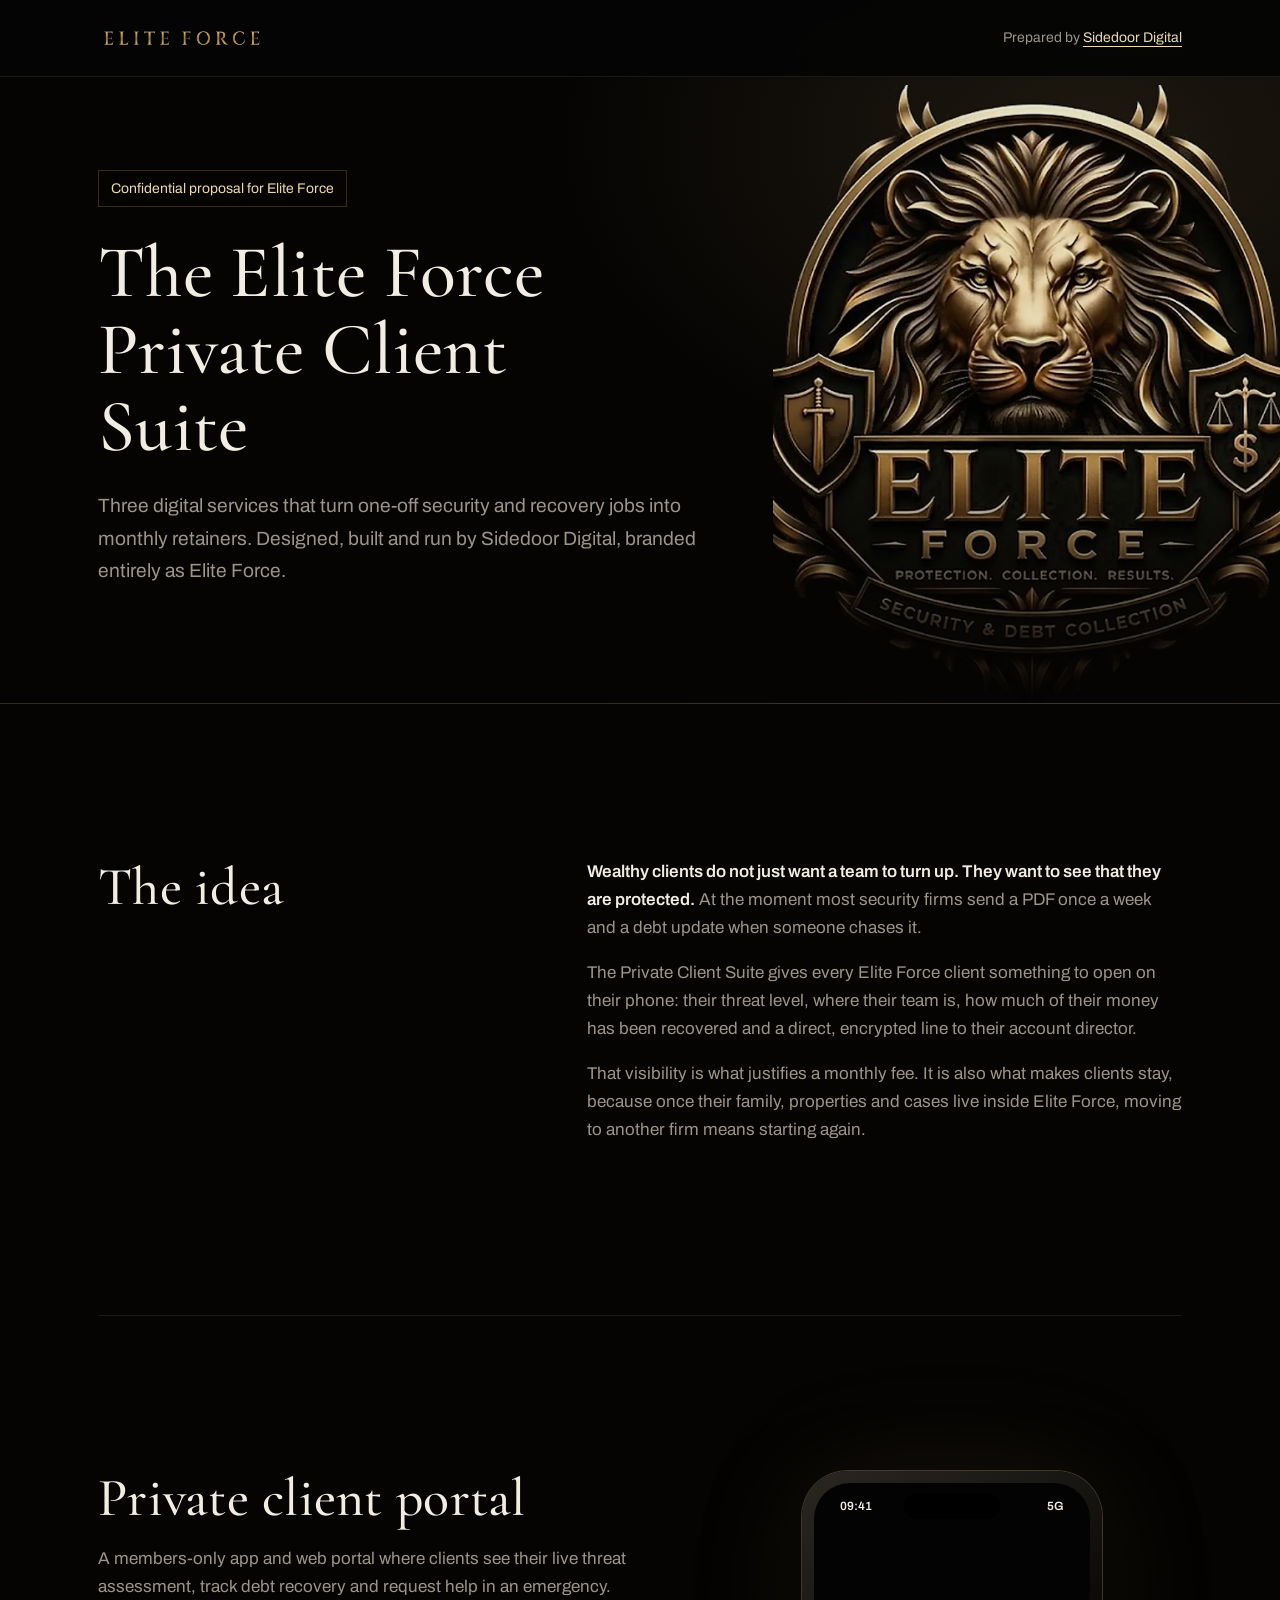
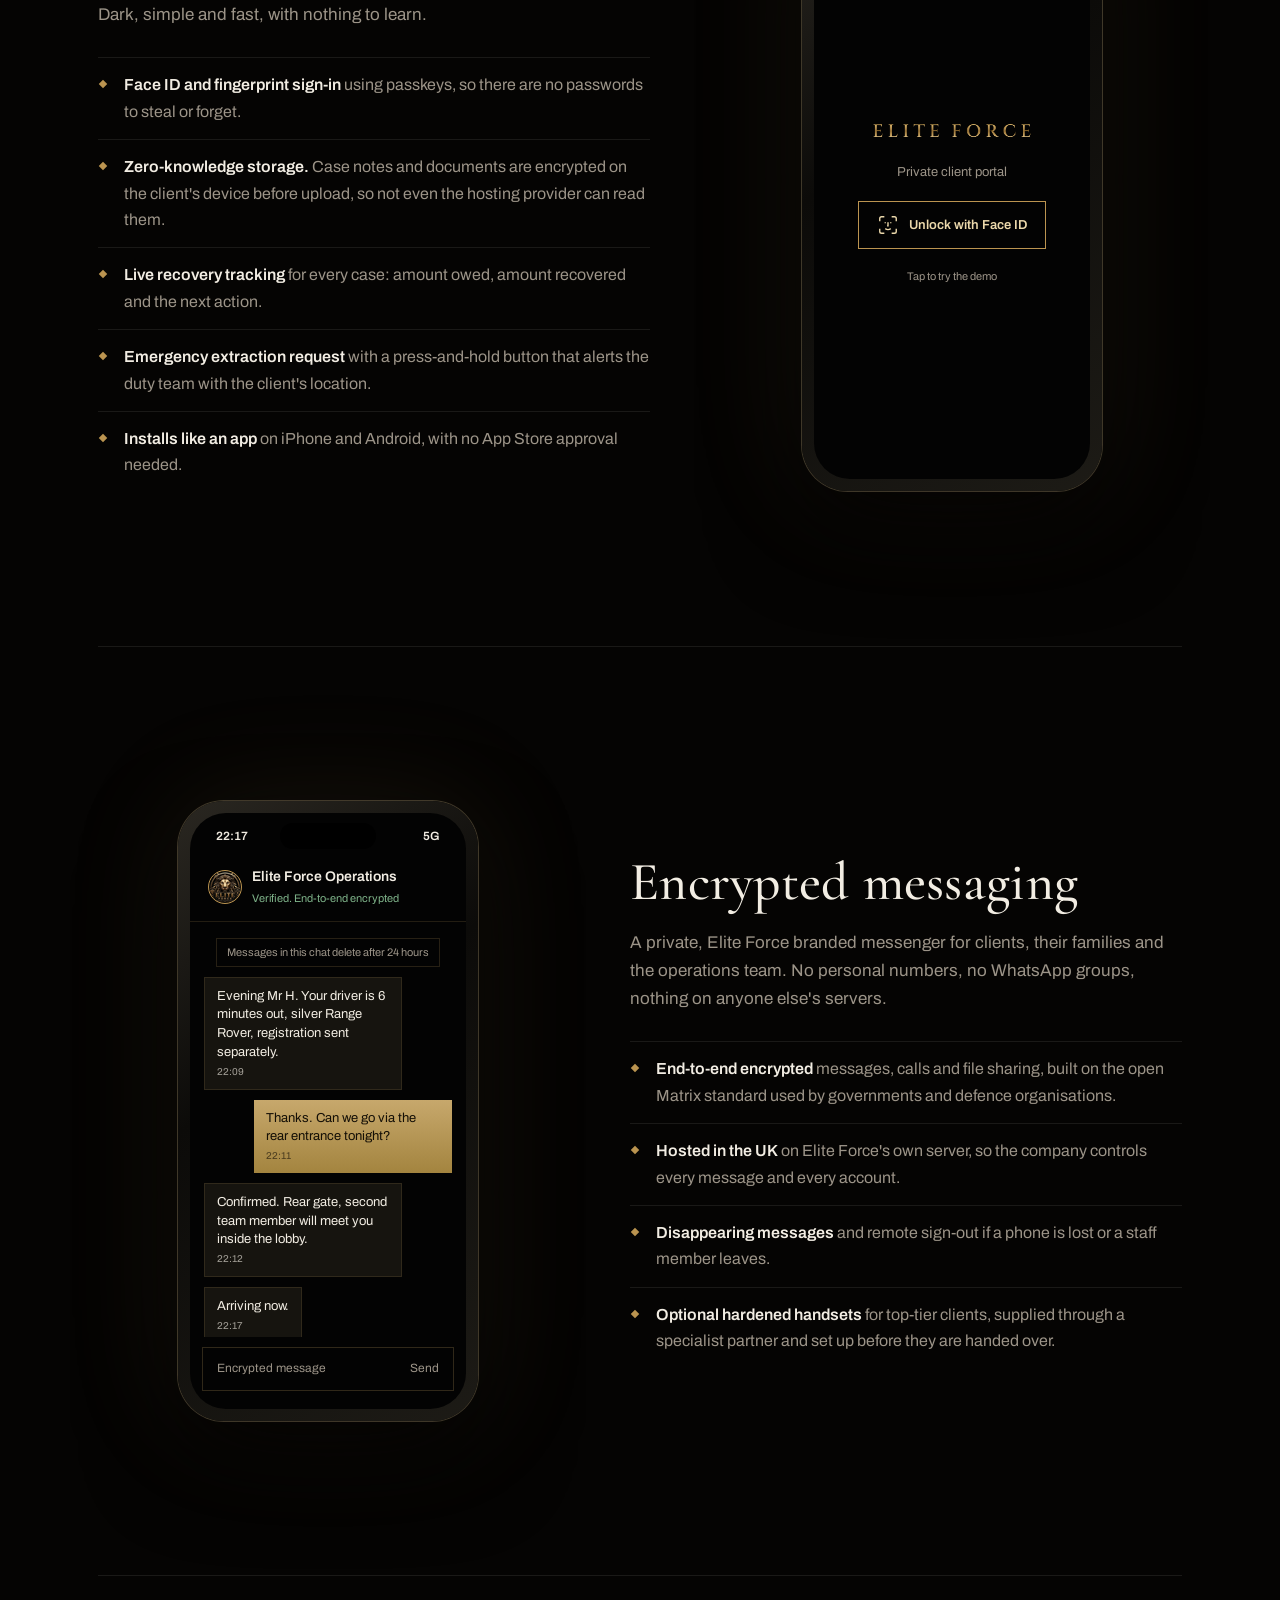
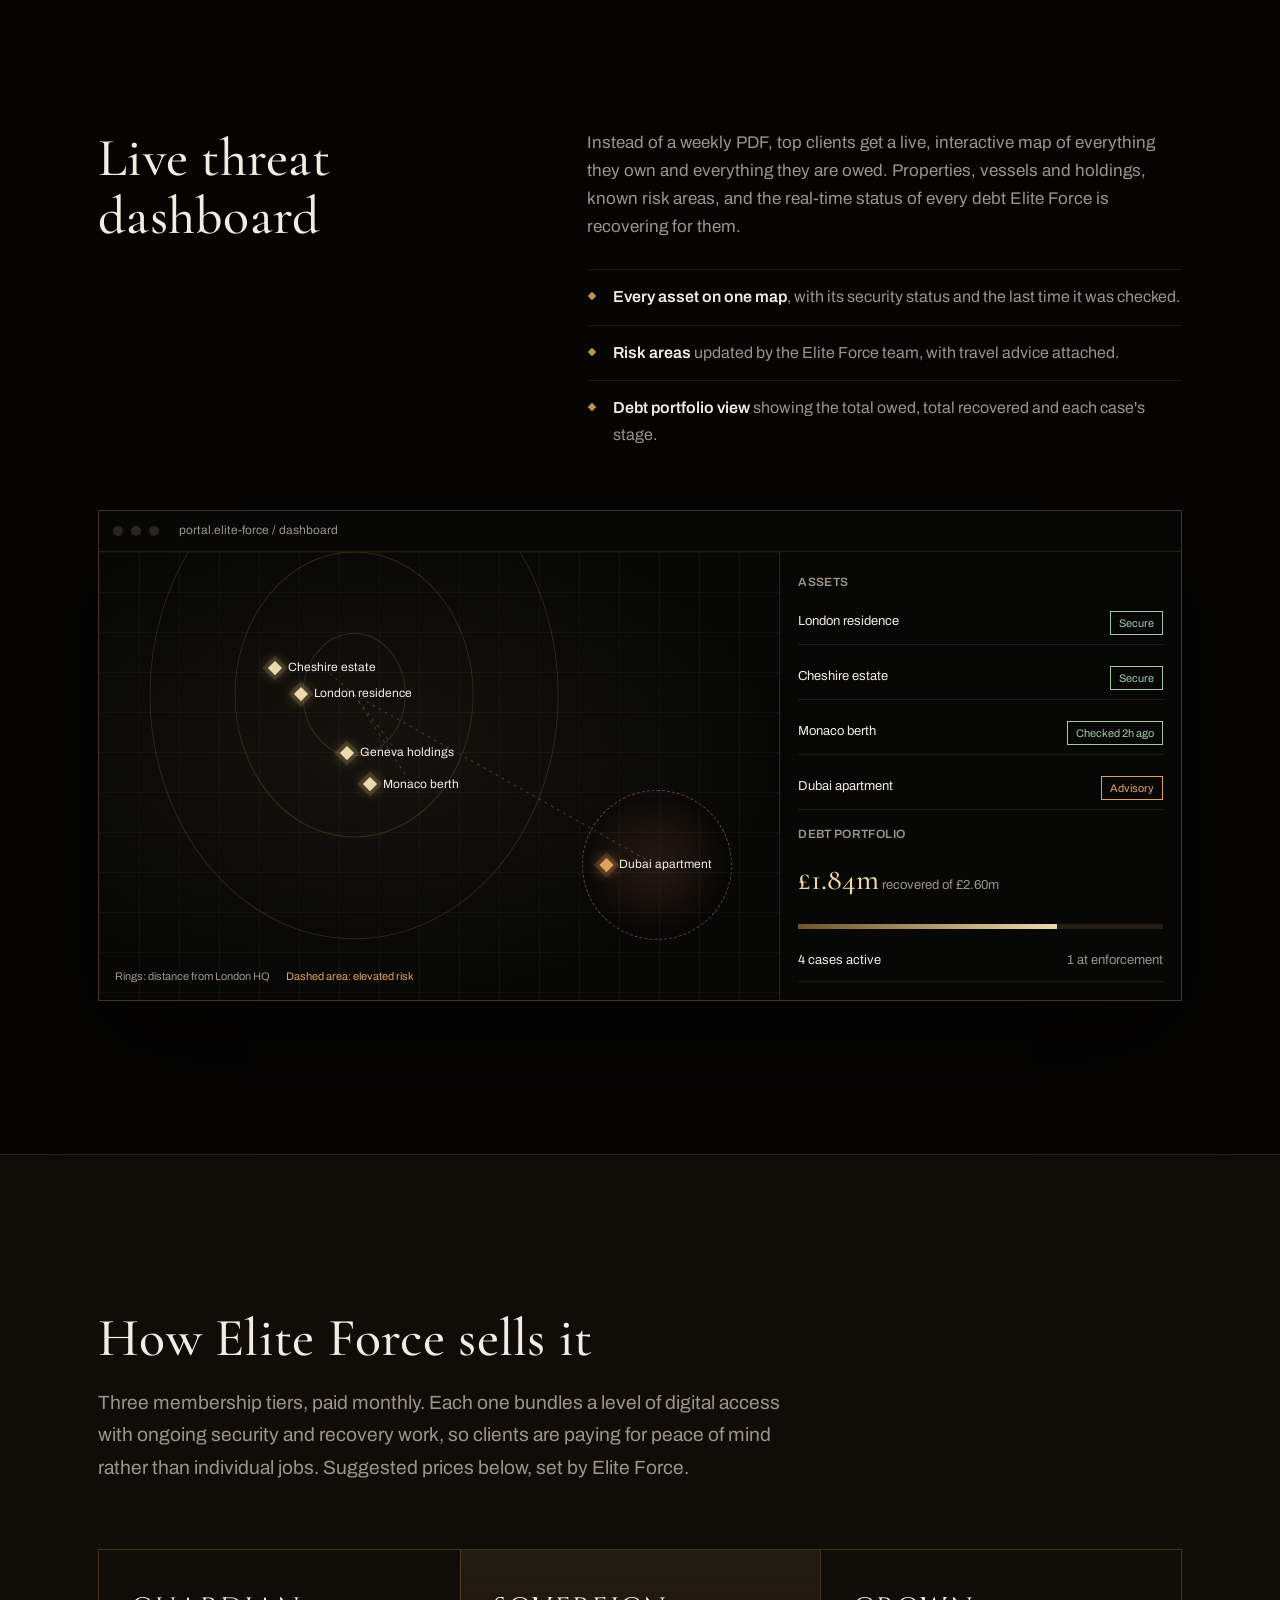
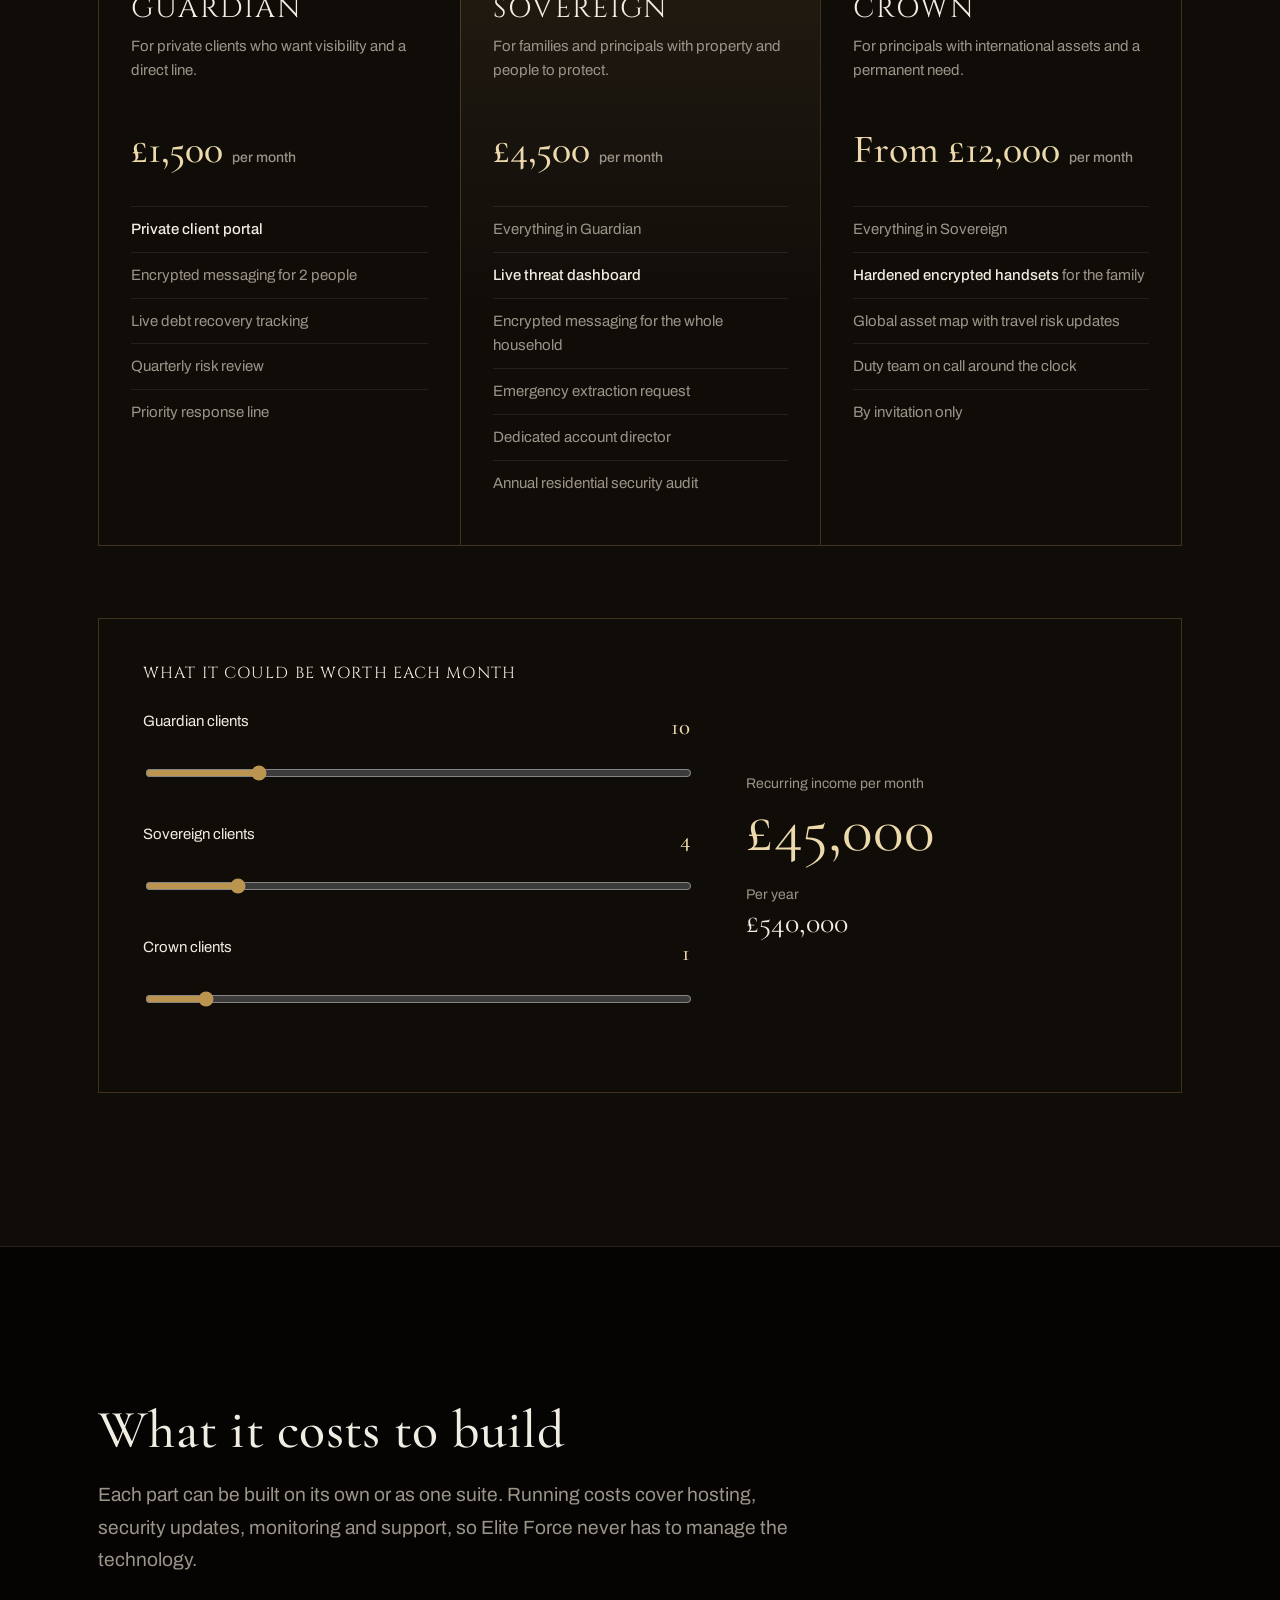
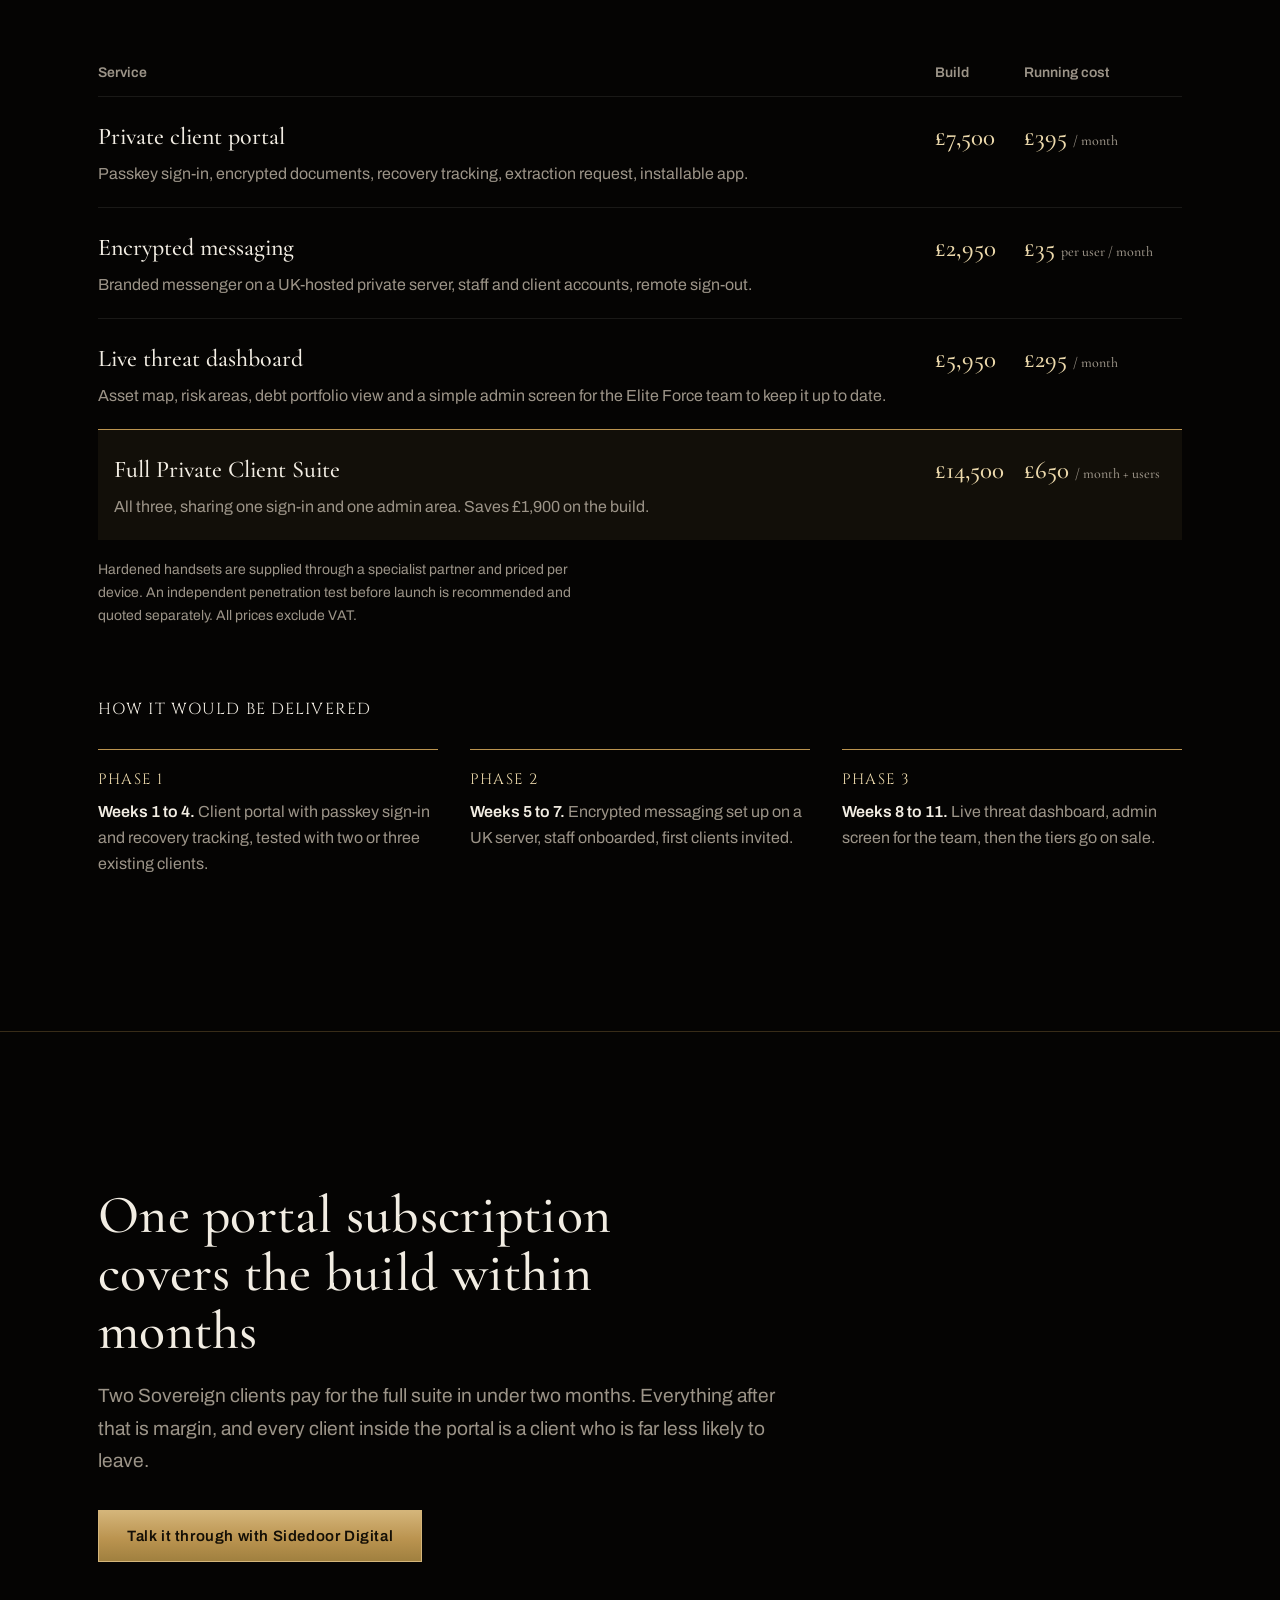
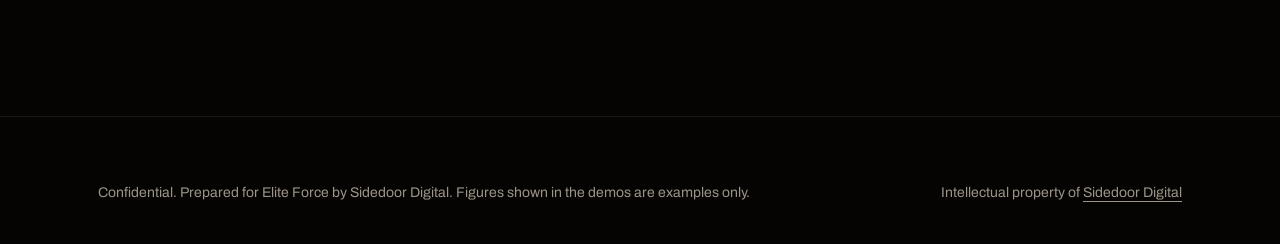
<file: digital-suite.html>
<!DOCTYPE html>
<html lang="en-GB">
<head>
<meta charset="utf-8">
<meta name="viewport" content="width=device-width, initial-scale=1">
<title>Private Client Suite | Elite Force | Proposal by Sidedoor Digital</title>
<meta name="description" content="A confidential proposal for the Elite Force Private Client Suite: a secure client portal, encrypted messaging and a live threat dashboard, designed and built by Sidedoor Digital.">
<meta name="robots" content="noindex, nofollow">
<meta name="theme-color" content="#050403">
<meta property="og:title" content="Elite Force Private Client Suite | Proposal">
<meta property="og:description" content="Secure portal, encrypted messaging and live threat dashboard for Elite Force clients.">
<meta property="og:image" content="https://eliteforce.site/assets/og-image.jpg">
<link rel="icon" href="/favicon.ico" sizes="48x48">
<link rel="icon" type="image/png" sizes="32x32" href="/assets/favicon-32.png">
<link rel="apple-touch-icon" href="/assets/apple-touch-icon.png">
<link rel="stylesheet" href="/assets/site.css">
<link rel="stylesheet" href="/assets/suite.css">
</head>
<body>
<a class="skip" href="#main">Skip to content</a>

<header class="site-header is-solid">
  <div class="wrap header-inner">
    <a class="brand" href="/" aria-label="Elite Force home"><img src="/assets/wordmark.webp" alt="Elite Force" width="1200" height="193"></a>
    <span class="prepared">Prepared by <a href="https://getsidedoor.co.uk" rel="noopener">Sidedoor Digital</a></span>
  </div>
</header>

<main id="main">

  <section class="s-hero">
    <img class="s-lion" src="/assets/lion.webp" alt="" width="547" height="655">
    <div class="wrap">
      <span class="note">Confidential proposal for Elite Force</span>
      <h1>The Elite Force Private Client Suite</h1>
      <p class="lead">Three digital services that turn one-off security and recovery jobs into monthly retainers. Designed, built and run by Sidedoor Digital, branded entirely as Elite Force.</p>
    </div>
  </section>

  <section class="section">
    <div class="wrap idea">
      <h2>The idea</h2>
      <div>
        <p><strong>Wealthy clients do not just want a team to turn up. They want to see that they are protected.</strong> At the moment most security firms send a PDF once a week and a debt update when someone chases it.</p>
        <p>The Private Client Suite gives every Elite Force client something to open on their phone: their threat level, where their team is, how much of their money has been recovered and a direct, encrypted line to their account director.</p>
        <p>That visibility is what justifies a monthly fee. It is also what makes clients stay, because once their family, properties and cases live inside Elite Force, moving to another firm means starting again.</p>
      </div>
    </div>
  </section>

  <div class="wrap">

    <!-- 1. Portal -->
    <section class="product" aria-labelledby="p1">
      <div class="product-copy">
        <h2 id="p1">Private client portal</h2>
        <p>A members-only app and web portal where clients see their live threat assessment, track debt recovery and request help in an emergency. Dark, simple and fast, with nothing to learn.</p>
        <ul class="feature-list">
          <li><strong>Face ID and fingerprint sign-in</strong> using passkeys, so there are no passwords to steal or forget.</li>
          <li><strong>Zero-knowledge storage.</strong> Case notes and documents are encrypted on the client's device before upload, so not even the hosting provider can read them.</li>
          <li><strong>Live recovery tracking</strong> for every case: amount owed, amount recovered and the next action.</li>
          <li><strong>Emergency extraction request</strong> with a press-and-hold button that alerts the duty team with the client's location.</li>
          <li><strong>Installs like an app</strong> on iPhone and Android, with no App Store approval needed.</li>
        </ul>
      </div>
      <div class="phone" id="portal-phone">
        <div class="screen">
          <div class="notch"></div>
          <div class="status-bar"><span>09:41</span><span>5G</span></div>
          <div class="lock">
            <img src="/assets/wordmark.webp" alt="Elite Force" width="1200" height="193">
            <p>Private client portal</p>
            <div class="scan" aria-hidden="true"></div>
            <button class="face-btn" type="button" id="face-btn">
              <svg viewBox="0 0 24 24" fill="none" stroke="currentColor" stroke-width="1.5" aria-hidden="true"><path d="M3 8V5a2 2 0 0 1 2-2h3M16 3h3a2 2 0 0 1 2 2v3M21 16v3a2 2 0 0 1-2 2h-3M8 21H5a2 2 0 0 1-2-2v-3M9 9v1M15 9v1M12 9v4h-1M9 16c1.8 1.3 4.2 1.3 6 0"/></svg>
              Unlock with Face ID
            </button>
            <p style="font-size:11px">Tap to try the demo</p>
          </div>
          <div class="dash" aria-live="polite">
            <div class="dash-head"><img src="/assets/wordmark.webp" alt="Elite Force" width="1200" height="193"><span>Good morning, Mr H.</span></div>
            <div class="tile">
              <small>Current threat level</small>
              <div class="level big"><i></i>Low</div>
            </div>
            <div class="row2">
              <div class="tile"><small>Team on duty</small><div class="big">3</div></div>
              <div class="tile"><small>Next review</small><div class="big">14 Oct</div></div>
            </div>
            <div class="tile">
              <small>Recovery case EF-0412</small>
              <div class="big">&pound;340,000 <span style="font-size:13px;color:var(--stone)">of &pound;500,000</span></div>
              <div class="bar"><b style="width:68%"></b></div>
            </div>
            <div class="tile">
              <small>Latest update</small>
              Residential audit complete at Alderley Edge. Two recommendations sent for approval.
            </div>
            <button class="hold" type="button" id="hold-btn"><span>Hold to request extraction</span></button>
          </div>
        </div>
      </div>
    </section>

    <!-- 2. Messaging -->
    <section class="product flip" aria-labelledby="p2">
      <div class="phone">
        <div class="screen">
          <div class="notch"></div>
          <div class="status-bar"><span>22:17</span><span>5G</span></div>
          <div class="chat">
            <div class="chat-head"><span class="av" aria-hidden="true"></span><div><b>Elite Force Operations</b><small>Verified. End-to-end encrypted</small></div></div>
            <div class="msgs">
              <span class="sys">Messages in this chat delete after 24 hours</span>
              <div class="msg in">Evening Mr H. Your driver is 6 minutes out, silver Range Rover, registration sent separately.<time>22:09</time></div>
              <div class="msg out">Thanks. Can we go via the rear entrance tonight?<time>22:11</time></div>
              <div class="msg in">Confirmed. Rear gate, second team member will meet you inside the lobby.<time>22:12</time></div>
              <div class="msg in">Arriving now.<time>22:17</time></div>
            </div>
            <div class="compose"><span>Encrypted message</span><span>Send</span></div>
          </div>
        </div>
      </div>
      <div class="product-copy">
        <h2 id="p2">Encrypted messaging</h2>
        <p>A private, Elite Force branded messenger for clients, their families and the operations team. No personal numbers, no WhatsApp groups, nothing on anyone else's servers.</p>
        <ul class="feature-list">
          <li><strong>End-to-end encrypted</strong> messages, calls and file sharing, built on the open Matrix standard used by governments and defence organisations.</li>
          <li><strong>Hosted in the UK</strong> on Elite Force's own server, so the company controls every message and every account.</li>
          <li><strong>Disappearing messages</strong> and remote sign-out if a phone is lost or a staff member leaves.</li>
          <li><strong>Optional hardened handsets</strong> for top-tier clients, supplied through a specialist partner and set up before they are handed over.</li>
        </ul>
      </div>
    </section>

    <!-- 3. Dashboard -->
    <section class="product wide" aria-labelledby="p3">
      <div class="wide-copy">
        <h2 id="p3">Live threat dashboard</h2>
        <div class="product-copy">
          <p>Instead of a weekly PDF, top clients get a live, interactive map of everything they own and everything they are owed. Properties, vessels and holdings, known risk areas, and the real-time status of every debt Elite Force is recovering for them.</p>
          <ul class="feature-list">
            <li><strong>Every asset on one map</strong>, with its security status and the last time it was checked.</li>
            <li><strong>Risk areas</strong> updated by the Elite Force team, with travel advice attached.</li>
            <li><strong>Debt portfolio view</strong> showing the total owed, total recovered and each case's stage.</li>
          </ul>
        </div>
      </div>
      <div class="browser" role="img" aria-label="Example threat dashboard showing a client's assets on a map, a risk area and debt recovery totals">
        <div class="browser-bar"><i></i><i></i><i></i><span>portal.elite-force / dashboard</span></div>
        <div class="board">
          <div class="map">
            <svg class="land" viewBox="0 0 800 440" preserveAspectRatio="none" aria-hidden="true">
              <g fill="none" stroke="rgba(185,151,91,.22)">
                <circle cx="300" cy="140" r="60"/><circle cx="300" cy="140" r="140"/><circle cx="300" cy="140" r="240"/>
              </g>
              <g stroke="rgba(185,151,91,.35)" stroke-dasharray="3 5">
                <line x1="300" y1="140" x2="264" y2="114"/><line x1="300" y1="140" x2="352" y2="198"/><line x1="300" y1="140" x2="368" y2="229"/><line x1="300" y1="140" x2="656" y2="308"/>
              </g>
            </svg>
            <span class="zone" style="left:82%;top:70%;width:150px;height:150px"></span>
            <div class="pin" style="left:37.5%;top:31.8%"><i></i>London residence</div>
            <div class="pin" style="left:33%;top:26%"><i></i>Cheshire estate</div>
            <div class="pin" style="left:44%;top:45%"><i></i>Geneva holdings</div>
            <div class="pin" style="left:46%;top:52%"><i></i>Monaco berth</div>
            <div class="pin warn" style="left:82%;top:70%"><i></i>Dubai apartment</div>
            <div class="map-key"><span>Rings: distance from London HQ</span><span class="amber">Dashed area: elevated risk</span></div>
          </div>
          <div class="side">
            <h3>Assets</h3>
            <div class="asset"><span>London residence</span><em class="ok">Secure</em></div>
            <div class="asset"><span>Cheshire estate</span><em class="ok">Secure</em></div>
            <div class="asset"><span>Monaco berth</span><em class="ok">Checked 2h ago</em></div>
            <div class="asset"><span>Dubai apartment</span><em class="amber">Advisory</em></div>
            <h3>Debt portfolio</h3>
            <div><span class="debt-total">&pound;1.84m</span> <span style="color:var(--stone)">recovered of &pound;2.60m</span></div>
            <div class="bar"><b style="width:71%"></b></div>
            <div class="asset"><span>4 cases active</span><span style="color:var(--stone)">1 at enforcement</span></div>
          </div>
        </div>
      </div>
    </section>
  </div>

  <section class="section process" aria-labelledby="tiers-title">
    <div class="wrap">
      <div class="section-head">
        <h2 id="tiers-title">How Elite Force sells it</h2>
        <p class="lead">Three membership tiers, paid monthly. Each one bundles a level of digital access with ongoing security and recovery work, so clients are paying for peace of mind rather than individual jobs. Suggested prices below, set by Elite Force.</p>
      </div>
      <div class="tiers">
        <article class="tier">
          <h3>Guardian</h3>
          <p class="who">For private clients who want visibility and a direct line.</p>
          <p class="price">&pound;1,500 <small>per month</small></p>
          <ul>
            <li><strong>Private client portal</strong></li>
            <li>Encrypted messaging for 2 people</li>
            <li>Live debt recovery tracking</li>
            <li>Quarterly risk review</li>
            <li>Priority response line</li>
          </ul>
        </article>
        <article class="tier feature">
          <h3>Sovereign</h3>
          <p class="who">For families and principals with property and people to protect.</p>
          <p class="price">&pound;4,500 <small>per month</small></p>
          <ul>
            <li>Everything in Guardian</li>
            <li><strong>Live threat dashboard</strong></li>
            <li>Encrypted messaging for the whole household</li>
            <li>Emergency extraction request</li>
            <li>Dedicated account director</li>
            <li>Annual residential security audit</li>
          </ul>
        </article>
        <article class="tier">
          <h3>Crown</h3>
          <p class="who">For principals with international assets and a permanent need.</p>
          <p class="price">From &pound;12,000 <small>per month</small></p>
          <ul>
            <li>Everything in Sovereign</li>
            <li><strong>Hardened encrypted handsets</strong> for the family</li>
            <li>Global asset map with travel risk updates</li>
            <li>Duty team on call around the clock</li>
            <li>By invitation only</li>
          </ul>
        </article>
      </div>

      <div class="calc" aria-labelledby="calc-title">
        <div>
          <h3 id="calc-title" style="margin-bottom:24px">What it could be worth each month</h3>
          <div class="slider"><label for="c-g">Guardian clients <output id="o-g" for="c-g">10</output></label><input id="c-g" type="range" min="0" max="50" value="10" data-price="1500"></div>
          <div class="slider"><label for="c-s">Sovereign clients <output id="o-s" for="c-s">4</output></label><input id="c-s" type="range" min="0" max="25" value="4" data-price="4500"></div>
          <div class="slider"><label for="c-c">Crown clients <output id="o-c" for="c-c">1</output></label><input id="c-c" type="range" min="0" max="10" value="1" data-price="12000"></div>
        </div>
        <div class="mrr" aria-live="polite">
          <small>Recurring income per month</small>
          <div class="n" id="mrr">&pound;45,000</div>
          <small>Per year</small>
          <div class="n sub" id="arr">&pound;540,000</div>
        </div>
      </div>
    </div>
  </section>

  <section class="section" aria-labelledby="build-title">
    <div class="wrap">
      <div class="section-head">
        <h2 id="build-title">What it costs to build</h2>
        <p class="lead">Each part can be built on its own or as one suite. Running costs cover hosting, security updates, monitoring and support, so Elite Force never has to manage the technology.</p>
      </div>
      <div class="table-wrap">
        <table class="price-table">
          <thead><tr><th scope="col">Service</th><th scope="col">Build</th><th scope="col">Running cost</th></tr></thead>
          <tbody>
            <tr><td><strong>Private client portal</strong>Passkey sign-in, encrypted documents, recovery tracking, extraction request, installable app.</td><td class="num">&pound;7,500</td><td class="num">&pound;395 <span style="font-size:14px;color:var(--stone)">/ month</span></td></tr>
            <tr><td><strong>Encrypted messaging</strong>Branded messenger on a UK-hosted private server, staff and client accounts, remote sign-out.</td><td class="num">&pound;2,950</td><td class="num">&pound;35 <span style="font-size:14px;color:var(--stone)">per user / month</span></td></tr>
            <tr><td><strong>Live threat dashboard</strong>Asset map, risk areas, debt portfolio view and a simple admin screen for the Elite Force team to keep it up to date.</td><td class="num">&pound;5,950</td><td class="num">&pound;295 <span style="font-size:14px;color:var(--stone)">/ month</span></td></tr>
            <tr class="bundle"><td><strong>Full Private Client Suite</strong>All three, sharing one sign-in and one admin area. Saves &pound;1,900 on the build.</td><td class="num">&pound;14,500</td><td class="num">&pound;650 <span style="font-size:14px;color:var(--stone)">/ month + users</span></td></tr>
          </tbody>
        </table>
      </div>
      <p class="fine">Hardened handsets are supplied through a specialist partner and priced per device. An independent penetration test before launch is recommended and quoted separately. All prices exclude VAT.</p>

      <h3 style="margin:72px 0 28px">How it would be delivered</h3>
      <ol class="phases">
        <li><strong>Weeks 1 to 4.</strong> Client portal with passkey sign-in and recovery tracking, tested with two or three existing clients.</li>
        <li><strong>Weeks 5 to 7.</strong> Encrypted messaging set up on a UK server, staff onboarded, first clients invited.</li>
        <li><strong>Weeks 8 to 11.</strong> Live threat dashboard, admin screen for the team, then the tiers go on sale.</li>
      </ol>
    </div>
  </section>

  <section class="close-cta">
    <div class="wrap">
      <h2>One portal subscription covers the build within months</h2>
      <p class="lead">Two Sovereign clients pay for the full suite in under two months. Everything after that is margin, and every client inside the portal is a client who is far less likely to leave.</p>
      <a class="btn btn-gold" href="https://getsidedoor.co.uk" rel="noopener">Talk it through with Sidedoor Digital</a>
    </div>
  </section>

</main>

<footer class="site-footer">
  <div class="wrap footer-base" style="margin-top:0;border-top:0;padding-top:0">
    <span>Confidential. Prepared for Elite Force by Sidedoor Digital. Figures shown in the demos are examples only.</span>
    <span>Intellectual property of <a href="https://getsidedoor.co.uk" rel="noopener">Sidedoor Digital</a></span>
  </div>
</footer>

<script src="/assets/suite.js" defer></script>
</body>
</html>
</file>
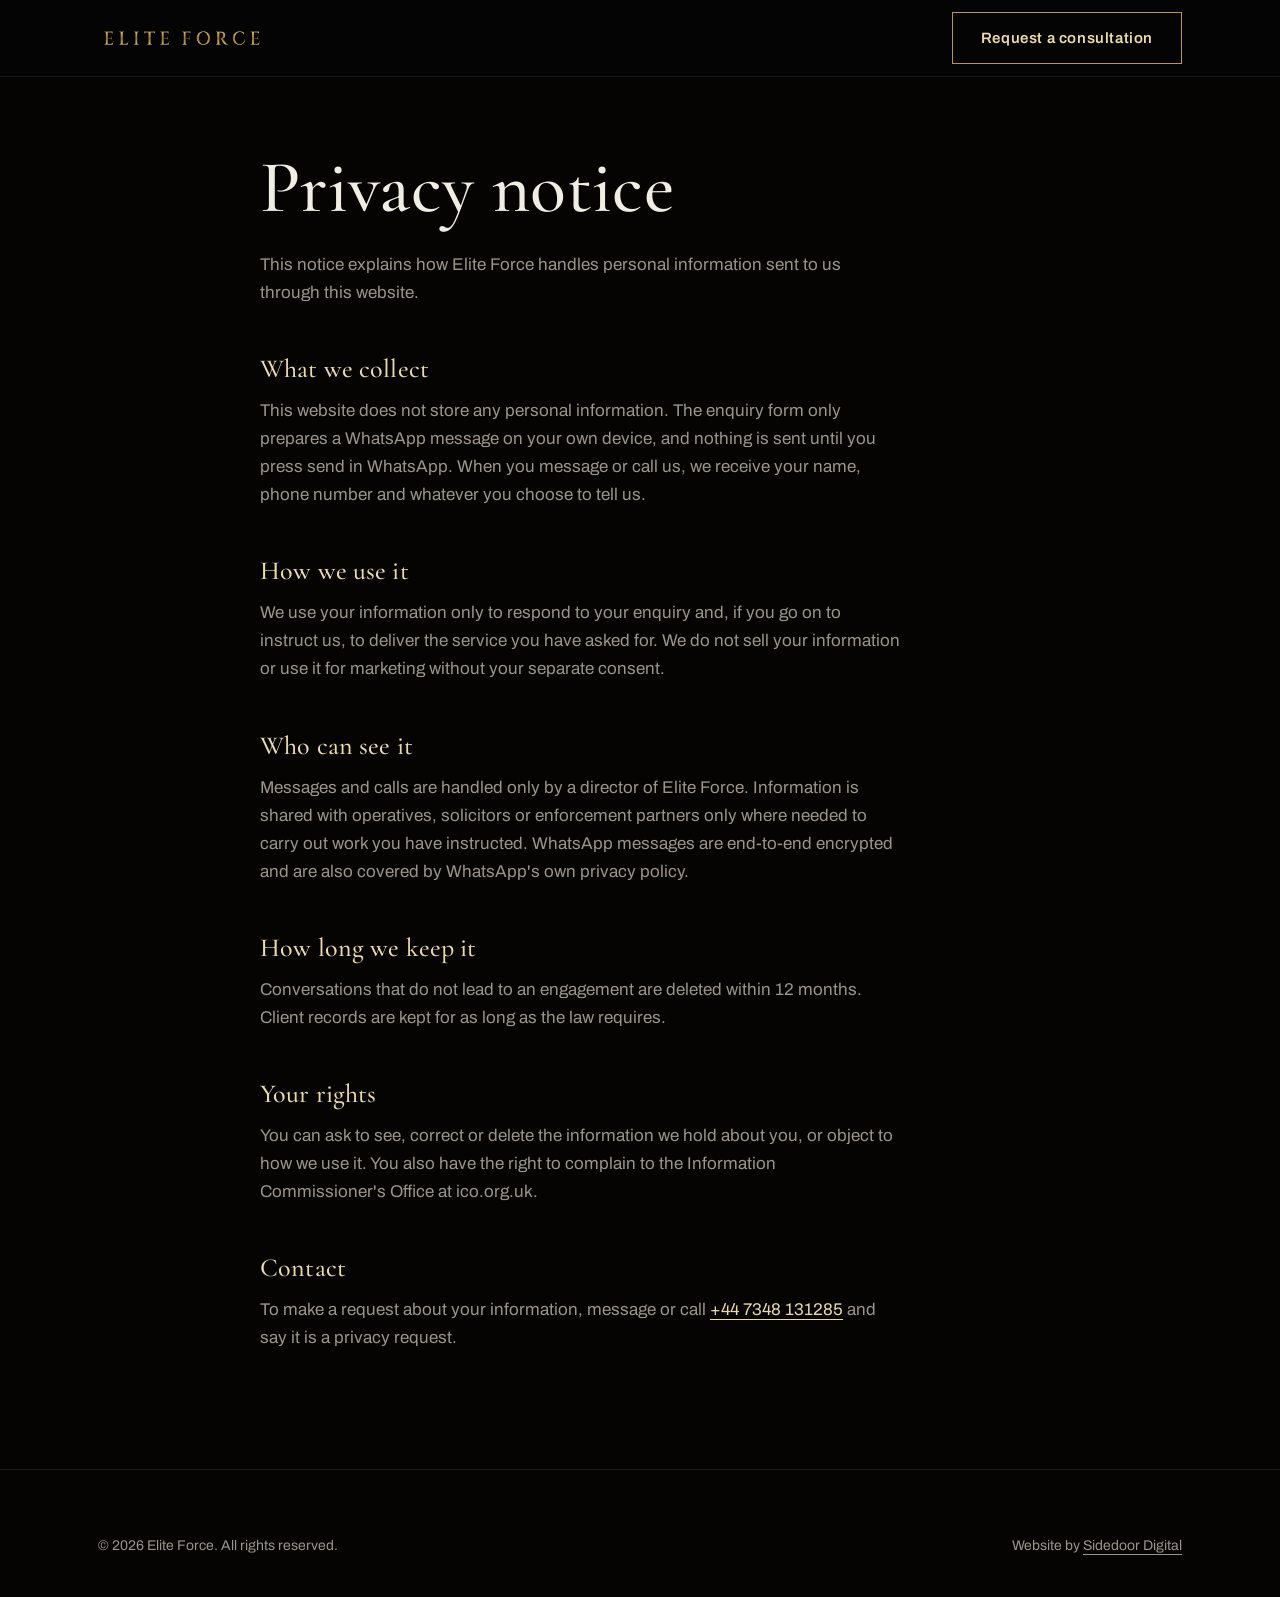
<file: privacy.html>
<!DOCTYPE html>
<html lang="en-GB">
<head>
<meta charset="utf-8">
<meta name="viewport" content="width=device-width, initial-scale=1">
<title>Privacy notice | Elite Force</title>
<meta name="description" content="How Elite Force collects, uses and protects personal information submitted through this website.">
<link rel="canonical" href="https://eliteforce.site/privacy">
<meta name="theme-color" content="#050403">
<link rel="icon" href="/favicon.ico" sizes="48x48">
<link rel="icon" type="image/png" sizes="32x32" href="/assets/favicon-32.png">
<link rel="apple-touch-icon" href="/assets/apple-touch-icon.png">
<link rel="stylesheet" href="/assets/site.css">
<style>
  .doc { padding: 150px 0 100px; max-width: 760px; }
  .doc h1 { margin-bottom: 24px; }
  .doc h2 { font-size: 26px; margin: 48px 0 14px; color: var(--gold-light); }
  .doc p, .doc li { color: var(--stone); }
  .doc ul { padding-left: 20px; }
</style>
</head>
<body>
<header class="site-header is-solid">
  <div class="wrap header-inner">
    <a class="brand" href="/" aria-label="Elite Force home"><img src="/assets/wordmark.webp" alt="Elite Force" width="1200" height="193"></a>
    <a class="btn btn-line" href="/#enquire">Request a consultation</a>
  </div>
</header>
<main class="wrap doc">
  <h1>Privacy notice</h1>
  <p>This notice explains how Elite Force handles personal information sent to us through this website. <!-- Insert registered company name, number, registered office and ICO registration number once confirmed. --></p>

  <h2>What we collect</h2>
  <p>This website does not store any personal information. The enquiry form only prepares a WhatsApp message on your own device, and nothing is sent until you press send in WhatsApp. When you message or call us, we receive your name, phone number and whatever you choose to tell us.</p>

  <h2>How we use it</h2>
  <p>We use your information only to respond to your enquiry and, if you go on to instruct us, to deliver the service you have asked for. We do not sell your information or use it for marketing without your separate consent.</p>

  <h2>Who can see it</h2>
  <p>Messages and calls are handled only by a director of Elite Force. Information is shared with operatives, solicitors or enforcement partners only where needed to carry out work you have instructed. WhatsApp messages are end-to-end encrypted and are also covered by WhatsApp's own privacy policy.</p>

  <h2>How long we keep it</h2>
  <p>Conversations that do not lead to an engagement are deleted within 12 months. Client records are kept for as long as the law requires.</p>

  <h2>Your rights</h2>
  <p>You can ask to see, correct or delete the information we hold about you, or object to how we use it. You also have the right to complain to the Information Commissioner's Office at ico.org.uk.</p>

  <h2>Contact</h2>
  <p>To make a request about your information, message or call <a href="https://wa.me/447348131285" rel="noopener">+44 7348 131285</a> and say it is a privacy request.</p>
</main>
<footer class="site-footer">
  <div class="wrap footer-base" style="margin-top:0;border-top:0;padding-top:0">
    <span>&copy; 2026 Elite Force. All rights reserved.</span>
    <span>Website by <a href="https://getsidedoor.co.uk" rel="noopener">Sidedoor Digital</a></span>
  </div>
</footer>
</body>
</html>
</file>
<file: assets/brochure.css>
/* Elite Force | brochure homepage | Intellectual property of Sidedoor Digital. */

@font-face { font-family: "Cinzel"; font-style: normal; font-weight: 400; font-display: swap; src: url("/assets/fonts/cinzel-latin-400-normal.woff2") format("woff2"); }
@font-face { font-family: "Cinzel"; font-style: normal; font-weight: 600; font-display: swap; src: url("/assets/fonts/cinzel-latin-600-normal.woff2") format("woff2"); }
@font-face { font-family: "Cormorant Garamond"; font-style: normal; font-weight: 400; font-display: swap; src: url("/assets/fonts/cormorant-garamond-latin-400-normal.woff2") format("woff2"); }
@font-face { font-family: "Cormorant Garamond"; font-style: italic; font-weight: 400; font-display: swap; src: url("/assets/fonts/cormorant-garamond-latin-400-italic.woff2") format("woff2"); }
@font-face { font-family: "Cormorant Garamond"; font-style: normal; font-weight: 500; font-display: swap; src: url("/assets/fonts/cormorant-garamond-latin-500-normal.woff2") format("woff2"); }
@font-face { font-family: "Cormorant Garamond"; font-style: normal; font-weight: 600; font-display: swap; src: url("/assets/fonts/cormorant-garamond-latin-600-normal.woff2") format("woff2"); }
@font-face { font-family: "Archivo"; font-style: normal; font-weight: 400; font-display: swap; src: url("/assets/fonts/archivo-latin-400-normal.woff2") format("woff2"); }
@font-face { font-family: "Archivo"; font-style: normal; font-weight: 500; font-display: swap; src: url("/assets/fonts/archivo-latin-500-normal.woff2") format("woff2"); }
@font-face { font-family: "Archivo"; font-style: normal; font-weight: 600; font-display: swap; src: url("/assets/fonts/archivo-latin-600-normal.woff2") format("woff2"); }

/* Three voices: Cinzel carries the crest, Cormorant carries the writing, Archivo carries the detail. */
:root {
  --onyx: #050403;
  --ink: #090705;
  --panel: #100d09;
  --panel-2: #171310;
  --jade: #080c0a;
  --gold: #bb9450;
  --gold-hi: #ecd9ac;
  --gold-lo: #6f5429;
  --bronze: #8b6a35;
  --bone: #f2ede3;
  --ash: #9c9488;
  --line: rgba(187, 148, 80, 0.28);
  --line-soft: rgba(242, 237, 227, 0.085);
  --foil: linear-gradient(168deg, #f7e8be 0%, #d9b46c 24%, #96723a 46%, #caa361 62%, #f1dcac 82%, #a8824a 100%);

  --brand: "Cinzel", "Trajan Pro", "Times New Roman", serif;
  --display: "Cormorant Garamond", "Times New Roman", Georgia, serif;
  --body: "Archivo", "Helvetica Neue", Arial, sans-serif;

  --wrap: 1240px;
  --gutter: clamp(20px, 4.5vw, 56px);
  --section: clamp(84px, 11vw, 150px);
  --header-h: 76px;
  --ease: cubic-bezier(.2, .75, .15, 1);
  --ease-soft: cubic-bezier(.4, 0, .2, 1);
}

*, *::before, *::after { box-sizing: border-box; }
html { scroll-behavior: smooth; scroll-padding-top: calc(var(--header-h) + 8px); -webkit-text-size-adjust: 100%; background: var(--onyx); }
body {
  margin: 0; background: var(--onyx); color: var(--bone);
  font-family: var(--body); font-size: 16.5px; line-height: 1.68; font-weight: 400; letter-spacing: 0.002em;
  -webkit-font-smoothing: antialiased; text-rendering: optimizeLegibility; overflow-x: clip;
  -webkit-tap-highlight-color: transparent;
}
img { max-width: 100%; height: auto; display: block; }
a { color: var(--gold-hi); text-decoration-thickness: 1px; text-underline-offset: 4px; }
a:hover { color: var(--bone); }
:focus-visible { outline: 2px solid var(--gold-hi); outline-offset: 3px; }
::selection { background: var(--gold); color: #120d05; }

.skip { position: absolute; left: -9999px; top: 12px; z-index: 200; background: var(--gold); color: var(--onyx); padding: 10px 16px; text-decoration: none; }
.skip:focus { left: 12px; }
.wrap { width: 100%; max-width: var(--wrap); margin: 0 auto; padding: 0 var(--gutter); }

h1, h2 { font-family: var(--display); font-weight: 500; margin: 0; letter-spacing: 0.005em; text-wrap: balance; }
h2 { font-size: clamp(38px, 4.6vw, 62px); line-height: 1.06; color: var(--bone); }
h3 { font-family: var(--brand); font-weight: 400; margin: 0; font-size: clamp(16px, 1.25vw, 18px); line-height: 1.35; color: var(--bone); letter-spacing: 0.07em; text-transform: uppercase; }
p { margin: 0 0 1em; max-width: 64ch; }
.lead { font-size: clamp(17px, 1.35vw, 18.5px); color: var(--ash); line-height: 1.75; }
.lede-serif { font-family: var(--display); font-size: clamp(21px, 2vw, 27px); line-height: 1.45; color: var(--bone); letter-spacing: 0.005em; }

/* Gold foil type for the big section names */
.display {
  font-family: var(--brand);
  font-size: clamp(42px, 4.6vw, 72px); font-size: clamp(40px, 11.4cqi, 112px); line-height: .95; letter-spacing: 0.04em; font-weight: 400; white-space: nowrap;
  background: var(--foil); -webkit-background-clip: text; background-clip: text; color: transparent;
  margin-bottom: 26px; padding-bottom: .06em;
}

/* Buttons */
.btn {
  position: relative; overflow: hidden;
  display: inline-flex; align-items: center; justify-content: center; gap: 10px;
  min-height: 54px; padding: 0 28px;
  font-family: var(--body); font-size: 15px; font-weight: 600; letter-spacing: 0.05em;
  text-decoration: none; border: 1px solid var(--gold); cursor: pointer; white-space: nowrap;
  transition: background-color .3s var(--ease-soft), color .3s var(--ease-soft), border-color .3s var(--ease-soft), transform .2s var(--ease-soft);
}
.btn:active { transform: scale(.98); }
.btn .ico { width: 19px; height: 19px; fill: currentColor; flex: none; }
.btn-gold { background: linear-gradient(180deg, #e2c68e 0%, var(--gold) 55%, #a58439 100%); color: #140f06; border-color: #e2c68e; }
.btn-gold::after {
  content: ""; position: absolute; inset: 0; transform: translateX(-120%);
  background: linear-gradient(105deg, transparent 30%, rgba(255, 248, 225, .55) 50%, transparent 70%);
  transition: transform .8s var(--ease);
}
.btn-gold:hover { color: #140f06; }
.btn-gold:hover::after { transform: translateX(120%); }
.btn-line { background: rgba(7, 6, 5, .35); color: var(--gold-hi); }
.btn-line:hover { background: rgba(201, 164, 92, 0.16); color: var(--bone); }
.btn-sm { min-height: 44px; padding: 0 20px; font-size: 14px; }
.btn-row { display: flex; flex-wrap: wrap; gap: 12px; }
.btn:disabled { opacity: .6; cursor: default; }

.text-link { display: inline-flex; align-items: center; gap: 12px; font-weight: 600; letter-spacing: 0.05em; font-size: 15px; text-decoration: none; color: var(--gold-hi); }
.text-link::after { content: ""; width: 36px; height: 1px; background: currentColor; transition: width .4s var(--ease); }
.text-link:hover::after { width: 56px; }

/* Reading progress, like a page count along the spine */
.progress { position: fixed; top: 0; left: 0; right: 0; height: 2px; z-index: 120; pointer-events: none; }
.progress span { display: block; height: 100%; width: 100%; transform-origin: 0 50%; transform: scaleX(var(--p, 0)); background: linear-gradient(90deg, var(--gold-lo), var(--gold-hi)); }

/* Header */
.site-header {
  position: fixed; top: 0; left: 0; right: 0; z-index: 100; height: var(--header-h);
  padding-top: env(safe-area-inset-top);
  box-sizing: content-box;
  transition: background-color .4s var(--ease-soft), border-color .4s var(--ease-soft), transform .45s var(--ease);
  border-bottom: 1px solid transparent;
  background: linear-gradient(180deg, rgba(0,0,0,.7), rgba(0,0,0,0));
}
.site-header.is-solid { background: rgba(7, 6, 5, 0.9); -webkit-backdrop-filter: blur(14px) saturate(1.2); backdrop-filter: blur(14px) saturate(1.2); border-bottom-color: var(--line); }
.site-header.is-hidden { transform: translateY(-100%); }
.header-inner { display: flex; align-items: center; justify-content: space-between; height: 100%; gap: 24px; }
.brand { position: relative; z-index: 2; }
.brand img { height: 24px; width: auto; }
.nav { display: flex; align-items: center; gap: clamp(16px, 2vw, 30px); }
.nav > a:not(.btn) { position: relative; color: var(--bone); text-decoration: none; font-size: 14px; font-weight: 500; letter-spacing: 0.06em; padding: 6px 0; }
.nav > a:not(.btn)::after { content: ""; position: absolute; left: 0; right: 0; bottom: 0; height: 1px; background: var(--gold); transform: scaleX(0); transform-origin: 0 50%; transition: transform .4s var(--ease); }
.nav > a:not(.btn):hover { color: var(--gold-hi); }
.nav > a:not(.btn):hover::after, .nav > a.is-current::after { transform: scaleX(1); }
.nav .nav-tel { font-family: var(--brand); font-weight: 700; letter-spacing: 0.05em; color: var(--gold-hi); }
.menu-toggle { display: none; }

/* Cover: the brand poster as the front of the brochure */
.cover { position: relative; min-height: 100vh; min-height: 100svh; display: flex; flex-direction: column; justify-content: flex-end; background: #000; isolation: isolate; overflow: hidden; }
.cover-stage { position: absolute; inset: 0; overflow: hidden; z-index: -1; }
.cover-media {
  position: absolute; left: 50%; top: 52%;
  width: max(100vw, 150svh); aspect-ratio: 3 / 2;
  transform: translate(-50%, -50%);
}
.cover-media picture, .cover-media img { width: 100%; height: 100%; }
.cover-media img { object-fit: cover; }
.cover-stage::after {
  content: ""; position: absolute; inset: 0; pointer-events: none;
  background:
    radial-gradient(ellipse 60% 70% at 50% 42%, transparent 55%, rgba(0,0,0,.55) 100%),
    linear-gradient(180deg, rgba(0,0,0,0) 55%, rgba(7,6,5,.88) 82%, var(--onyx) 100%);
}
/* The crest sits on the panelled door as its own element, so it stays sharp and the light can follow its real edge */
.cover-crest {
  position: absolute; left: 49.5%; top: 43%; transform: translate(-50%, -50%);
  height: clamp(230px, 47svh, 620px); width: auto; z-index: 1; pointer-events: none;
  filter: drop-shadow(0 26px 54px rgba(0, 0, 0, .7));
}
.cover-crest img { height: 100%; width: auto; max-width: none; }
.foil {
  position: absolute; inset: 0; pointer-events: none;
  mix-blend-mode: color-dodge; opacity: .85;
  background: linear-gradient(112deg, transparent 36%, rgba(255, 226, 160, .45) 46%, rgba(255, 247, 222, .85) 50%, rgba(255, 226, 160, .45) 54%, transparent 64%);
  background-size: 280% 100%; background-position: 165% 0; background-repeat: no-repeat;
  -webkit-mask-image: radial-gradient(circle at 50% 40%, #000 50%, transparent 68%);
  mask-image: radial-gradient(circle at 50% 40%, #000 50%, transparent 68%);
}
/* Where masking on an image is supported, the sweep is cut to the crest itself */
@supports (mask-image: url("/assets/crest-hero-620.webp")) {
  .foil {
    -webkit-mask-image: url("/assets/crest-hero-620.webp"); mask-image: url("/assets/crest-hero-620.webp");
    -webkit-mask-size: 100% 100%; mask-size: 100% 100%;
    -webkit-mask-repeat: no-repeat; mask-repeat: no-repeat;
  }
}

.cover-base { position: relative; padding-bottom: clamp(28px, 5vh, 56px); }
.cover-base-inner { display: flex; align-items: flex-end; justify-content: space-between; gap: 40px; }
.cover-text { max-width: 700px; }
.cover h1 { font-size: clamp(26px, 2.6vw, 40px); line-height: 1.2; color: var(--bone); letter-spacing: 0.005em; margin-bottom: 12px; max-width: 18ch; }
.cover-sub { color: var(--gold-hi); margin: 0; font-family: var(--brand); font-size: 14px; text-transform: uppercase; letter-spacing: 0.12em; text-wrap: balance; }
.cover-actions { display: flex; gap: 12px; flex: none; }
.scroll-cue { position: absolute; left: 50%; bottom: 14px; width: 24px; height: 38px; margin-left: -12px; border: 1px solid var(--line); border-radius: 12px; display: none; }
.scroll-cue span { position: absolute; left: 50%; top: 8px; width: 2px; height: 7px; margin-left: -1px; background: var(--gold-hi); border-radius: 1px; }

/* Motto band */
.motto { position: relative; overflow: hidden; border-top: 1px solid var(--line); border-bottom: 1px solid var(--line); background: var(--onyx); padding: clamp(18px, 2.4vw, 28px) 0; }
.motto-track { display: flex; align-items: center; gap: clamp(28px, 4vw, 56px); width: max-content; }
.motto span { font-family: var(--brand); font-size: clamp(30px, 4.6vw, 64px); line-height: 1; letter-spacing: 0.08em; color: transparent; -webkit-text-stroke: 1px rgba(201, 164, 92, .75); white-space: nowrap; }
.motto span:nth-of-type(4n+2) { color: var(--gold); -webkit-text-stroke: 0; }
.motto i { width: 10px; height: 10px; background: var(--gold); transform: rotate(45deg); flex: none; }

/* Spreads */
.spread { position: relative; padding: var(--section) 0; }
.spread.dark { background: linear-gradient(180deg, var(--jade), var(--panel) 45%, var(--jade)); }
.spread.dark::before { content: ""; position: absolute; inset: 0; pointer-events: none; background: radial-gradient(ellipse 70% 50% at 80% 0%, rgba(201,164,92,.07), transparent 70%); }
.spread > .wrap { position: relative; }
.folio {
  display: flex; justify-content: space-between; align-items: center; gap: 24px; max-width: none;
  font-size: 12px; font-weight: 500; text-transform: uppercase; letter-spacing: 0.18em; color: var(--ash); margin: 0 0 clamp(40px, 6vw, 80px);
  padding-bottom: 14px; border-bottom: 1px solid var(--line-soft);
}
.folio span:first-child { font-family: var(--brand); color: var(--gold); letter-spacing: 0.12em; }

.intro-grid { display: grid; grid-template-columns: minmax(0, 7fr) minmax(0, 5fr); gap: clamp(32px, 6vw, 96px); align-items: end; }
.intro-statement { font-size: clamp(34px, 4.2vw, 58px); line-height: 1.16; color: var(--bone); letter-spacing: 0; }
.intro-copy p { color: var(--ash); margin-bottom: 26px; }
.assure { list-style: none; margin: clamp(56px, 7vw, 96px) 0 0; padding: 0; display: grid; grid-template-columns: repeat(4, 1fr); border-top: 1px solid var(--line); }
.assure li { padding: 28px 24px 0 0; display: grid; gap: 6px; align-content: start; }
.assure li + li { padding-left: 24px; border-left: 1px solid var(--line-soft); }
.assure strong { font-family: var(--display); font-weight: 500; font-size: 23px; color: var(--gold-hi); letter-spacing: 0.04em; }
.assure span { color: var(--ash); font-size: 15px; line-height: 1.5; }

.spread-grid { display: grid; grid-template-columns: minmax(0, 5fr) minmax(0, 7fr); gap: clamp(36px, 6vw, 96px); align-items: start; }
.spread-grid-flip { grid-template-columns: minmax(0, 6fr) minmax(0, 6fr); }
.spread-copy { container-type: inline-size; }
.spread-copy .lead { margin-bottom: 36px; }
.crest-icon { width: 52px; height: 52px; color: var(--gold); margin-bottom: 18px; }

/* Image plates: gold hairline frame with a fainter inner rule, like a tipped-in print */
.plate { position: relative; margin: 0; min-width: 0; }
.plate-img { position: relative; overflow: hidden; background: #000; outline: 1px solid var(--line); outline-offset: 8px; }
.plate-img img { width: 100%; height: 100%; object-fit: cover; }
.plate figcaption { margin-top: 22px; font-size: 14px; color: var(--ash); letter-spacing: 0.04em; }
.plate-tall { position: sticky; top: calc(var(--header-h) + 32px); }
.plate-tall .plate-img { aspect-ratio: 880 / 1426; max-height: calc(100vh - var(--header-h) - 120px); }
.plate-wide { margin: 0 0 var(--section); }
.plate-wide .plate-img { outline: 0; height: clamp(320px, 52vw, 640px); border-top: 1px solid var(--line); border-bottom: 1px solid var(--line); }
.plate-wide img { height: 118%; object-position: 50% 60%; will-change: transform; }
.plate-sign .plate-img { aspect-ratio: 900 / 1234; }
.collection.dark { padding-top: 0; }

.services { list-style: none; margin: 0; padding: 0; counter-reset: svc; }
.services li { position: relative; padding: 24px 0 24px 56px; border-top: 1px solid var(--line-soft); counter-increment: svc; transition: background-color .3s; }
.services li:last-child { border-bottom: 1px solid var(--line-soft); }
.services li::before { content: counter(svc, upper-roman); position: absolute; left: 0; top: 26px; font-family: var(--brand); font-size: 15px; color: var(--gold); letter-spacing: 0.06em; }
.services h3 { margin-bottom: 6px; }
.services p { margin: 0; color: var(--ash); font-size: 16px; line-height: 1.6; }
.deck-bar { display: none; }

/* Standard */
.standard-grid { display: grid; grid-template-columns: minmax(0, 7fr) minmax(0, 5fr); gap: clamp(36px, 6vw, 96px); align-items: center; }
.standard h2 { margin-bottom: 36px; }
.pillars { margin: 0; }
.pillars > div { padding: 28px 0; border-top: 1px solid var(--line); }
.pillars > div:last-child { border-bottom: 1px solid var(--line); }
.pillars dt { font-family: var(--brand); font-weight: 400; font-size: clamp(25px, 2.5vw, 34px); letter-spacing: 0.05em; margin-bottom: 8px; background: var(--foil); -webkit-background-clip: text; background-clip: text; color: transparent; display: inline-block; }
.pillars dd { margin: 0; color: var(--ash); max-width: 58ch; }

/* Process */
.section-head { max-width: 780px; margin-bottom: clamp(44px, 5vw, 72px); }
.section-head h2 { margin-bottom: 18px; }
.steps { position: relative; list-style: none; margin: 0; padding: 0; display: grid; grid-template-columns: repeat(5, 1fr); counter-reset: step; }
.steps::before { content: ""; position: absolute; left: 0; right: 0; top: 0; height: 1px; background: var(--line-soft); }
.steps::after { content: ""; position: absolute; left: 0; right: 0; top: 0; height: 1px; background: linear-gradient(90deg, var(--gold-lo), var(--gold-hi)); transform-origin: 0 50%; transform: scaleX(var(--draw, 1)); transition: transform 1.6s var(--ease); }
.steps li { counter-increment: step; position: relative; padding: 30px 24px 0 0; }
.steps li::before { content: ""; position: absolute; top: -4px; left: 0; width: 8px; height: 8px; background: var(--gold); transform: rotate(45deg); z-index: 1; }
.steps li h3 { margin-bottom: 10px; }
.steps li p { color: var(--ash); font-size: 16px; line-height: 1.6; margin: 0; }
.steps li h3::before { content: counter(step); display: block; font-family: var(--display); font-weight: 500; font-size: 64px; line-height: 1; margin-bottom: 16px; letter-spacing: 0; background: var(--foil); -webkit-background-clip: text; background-clip: text; color: transparent; width: max-content; }

/* Coverage */
.coverage-grid { display: grid; grid-template-columns: 1.3fr 1fr 0.8fr 1.2fr; border-top: 1px solid var(--line); }
.coverage-grid > div { padding: 30px 24px 0 0; }
.coverage-grid > div + div { padding-left: 24px; border-left: 1px solid var(--line-soft); }
.coverage-grid h3 { margin-bottom: 14px; color: var(--gold-hi); white-space: nowrap; }
.coverage-grid ul { list-style: none; margin: 0; padding: 0; color: var(--ash); font-size: 16px; }
.coverage-grid li { padding: 5px 0; }

/* FAQ */
.faq-grid { display: grid; grid-template-columns: minmax(0, 4fr) minmax(0, 8fr); gap: clamp(32px, 6vw, 96px); align-items: start; }
.faq details { border-top: 1px solid var(--line-soft); }
.faq details:last-child { border-bottom: 1px solid var(--line-soft); }
.faq summary { list-style: none; cursor: pointer; padding: 24px 48px 24px 0; position: relative; font-family: var(--display); font-weight: 500; font-size: clamp(20px, 1.8vw, 25px); letter-spacing: 0.005em; color: var(--bone); transition: color .25s; }
.faq summary::-webkit-details-marker { display: none; }
.faq summary::before, .faq summary::after { content: ""; position: absolute; right: 8px; top: 50%; width: 16px; height: 1px; background: var(--gold); transition: transform .4s var(--ease); }
.faq summary::after { transform: rotate(90deg); }
.faq details[open] summary::after { transform: rotate(0); }
.faq details[open] summary { color: var(--gold-hi); }
.faq summary:hover { color: var(--gold-hi); }
.faq-body { overflow: hidden; }
.faq-body p { color: var(--ash); margin: 0 0 26px; max-width: 62ch; }

/* Enquire */
.enquire-grid { display: grid; grid-template-columns: minmax(0, 5fr) minmax(0, 7fr); gap: clamp(32px, 6vw, 96px); align-items: start; }
.enquire h2 { margin-bottom: 18px; }
.wa-card {
  position: relative; margin: 34px 0 30px; padding: 32px 30px; border: 1px solid var(--line); overflow: hidden;
  background:
    linear-gradient(90deg, rgba(7,6,5,.97) 0%, rgba(7,6,5,.86) 55%, rgba(7,6,5,.45) 100%),
    url("/assets/panel-vest.webp") right center / cover no-repeat;
}
.wa-card-title { font-family: var(--display); font-weight: 500; font-size: 24px; color: var(--gold-hi); letter-spacing: 0.04em; margin: 0 0 6px; }
.wa-number { display: inline-block; font-family: var(--brand); font-weight: 600; font-size: clamp(28px, 3vw, 36px); letter-spacing: 0.05em; color: var(--bone); text-decoration: none; margin-bottom: 6px; white-space: nowrap; }
.wa-number:hover { color: var(--gold-hi); }
.wa-card-sub { color: var(--ash); margin: 0 0 22px; font-size: 16px; }
.wa-card .btn { padding: 0 20px; }
.next-steps { list-style: none; margin: 0; padding: 0; font-size: 16px; }
.next-steps li { display: grid; gap: 2px; padding: 14px 0; border-top: 1px solid var(--line-soft); }
.next-steps strong { color: var(--bone); font-weight: 600; }
.next-steps span { color: var(--ash); }

.form { position: relative; display: grid; grid-template-columns: 1fr 1fr; gap: 20px; padding: clamp(24px, 3vw, 44px); background: var(--panel); border: 1px solid var(--line); }
.form::before { content: ""; position: absolute; inset: 6px; border: 1px solid rgba(201, 164, 92, .12); pointer-events: none; }
.form > * { position: relative; }
.form-title { grid-column: 1 / -1; font-family: var(--display); font-weight: 500; font-size: 26px; color: var(--gold-hi); letter-spacing: 0.03em; margin: 0; }
.field { display: grid; gap: 8px; margin: 0; padding: 0; border: 0; min-width: 0; }
.field.full { grid-column: 1 / -1; }
.field label, .field legend { font-size: 14px; font-weight: 500; color: var(--bone); letter-spacing: 0.03em; padding: 0; }
.field legend { margin-bottom: 8px; }
.hint { color: var(--ash); font-weight: 400; }
.field input[type="text"], .field input[type="email"], .field input[type="tel"], .field select, .field textarea {
  width: 100%; min-height: 52px; padding: 12px 14px; font: 400 16px var(--body); color: var(--bone);
  background: var(--onyx); border: 1px solid var(--line); border-radius: 0; appearance: none; -webkit-appearance: none;
  transition: border-color .25s, background-color .25s;
}
.field select { background-image: linear-gradient(45deg, transparent 50%, var(--gold) 50%), linear-gradient(135deg, var(--gold) 50%, transparent 50%); background-position: calc(100% - 20px) 50%, calc(100% - 14px) 50%; background-size: 6px 6px; background-repeat: no-repeat; padding-right: 40px; }
.field textarea { min-height: 130px; resize: vertical; }
.field input:focus, .field select:focus, .field textarea:focus { outline: 0; border-color: var(--gold-hi); background-color: #0b0907; box-shadow: 0 0 0 1px var(--gold-hi); }
.choice-row { display: flex; flex-wrap: wrap; gap: 10px; }
.choice { position: relative; }
.choice input { position: absolute; opacity: 0; inset: 0; cursor: pointer; }
.choice span { display: inline-flex; align-items: center; min-height: 46px; padding: 0 18px; border: 1px solid var(--line); font-size: 15px; color: var(--bone); transition: background-color .25s, border-color .25s, color .25s; }
.choice input:checked + span { background: rgba(201, 164, 92, 0.18); border-color: var(--gold-hi); color: var(--gold-hi); }
.choice input:focus-visible + span { outline: 2px solid var(--gold-hi); outline-offset: 2px; }
.hp { position: absolute; left: -9999px; width: 1px; height: 1px; overflow: hidden; }
.consent { grid-column: 1 / -1; display: flex; gap: 12px; align-items: flex-start; font-size: 15px; color: var(--ash); }
.consent input { margin-top: 4px; accent-color: var(--gold); width: 20px; height: 20px; flex: none; }
.form-actions { grid-column: 1 / -1; display: flex; align-items: center; gap: 20px; flex-wrap: wrap; }
.form-status { margin: 0; font-size: 15px; }
.form-status.is-ok { color: var(--gold-hi); }
.form-status.is-error { color: #ee9b8b; }

/* Footer */
.site-footer { background: #000; border-top: 1px solid var(--line); padding: 80px 0 32px; }
.footer-crest { display: grid; justify-items: center; text-align: center; margin-bottom: 64px; }
.footer-crest img { width: auto; height: 158px; margin-bottom: 20px; filter: drop-shadow(0 0 60px rgba(187, 148, 80, .22)); }
.footer-tag { font-family: var(--brand); font-weight: 400; letter-spacing: 0.08em; font-size: clamp(18px, 2vw, 24px); margin: 0; background: var(--foil); -webkit-background-clip: text; background-clip: text; color: transparent; }
.footer-grid { display: grid; grid-template-columns: 1.4fr 1fr 1fr; gap: 48px; padding-top: 48px; border-top: 1px solid var(--line-soft); }
.footer-mark { height: 28px; width: auto; margin-bottom: 20px; }
.footer-grid p { color: var(--ash); font-size: 16px; }
.footer-contact { display: grid; gap: 6px; }
.footer-contact a { font-weight: 600; text-decoration: none; }
.footer-grid h2 { font-family: var(--brand); font-weight: 400; text-transform: uppercase; font-size: 15px; color: var(--gold-hi); margin-bottom: 16px; letter-spacing: 0.1em; }
.footer-grid ul { list-style: none; margin: 0; padding: 0; }
.footer-grid li { padding: 4px 0; }
.footer-grid li a { color: var(--ash); text-decoration: none; font-size: 16px; }
.footer-grid li a:hover { color: var(--gold-hi); }
.footer-base { display: flex; justify-content: space-between; gap: 16px; flex-wrap: wrap; margin-top: 56px; padding-top: 24px; border-top: 1px solid var(--line-soft); color: var(--ash); font-size: 14px; }
.footer-base a { color: var(--ash); }
.footer-base a:hover { color: var(--gold-hi); }

.mobile-cta { display: none; }
.narrow-only { display: none; }


/* ---------- Standing details ---------- */

/* Fine grain over the whole page, the way a printed brochure catches light */
body::after {
  content: ""; position: fixed; inset: 0; z-index: 130; pointer-events: none; opacity: .05;
  background-image: url("data:image/svg+xml,%3Csvg xmlns='http://www.w3.org/2000/svg' width='160' height='160'%3E%3Cfilter id='n'%3E%3CfeTurbulence type='fractalNoise' baseFrequency='.85' numOctaves='3'/%3E%3C/filter%3E%3Crect width='160' height='160' filter='url(%23n)'/%3E%3C/svg%3E");
}

/* Credential rail beneath the cover */
.rail { border-top: 1px solid var(--line); border-bottom: 1px solid var(--line); background: var(--ink); }
.rail ul {
  list-style: none; margin: 0; padding: 20px 0; display: grid; grid-template-columns: repeat(4, 1fr);
  gap: 18px; text-align: center;
}
.rail li { font-size: 13.5px; line-height: 1.5; letter-spacing: 0.01em; color: var(--ash); padding: 0 18px; text-wrap: balance; }
.rail li + li { border-left: 1px solid var(--line-soft); }
.rail b { display: block; font-family: var(--display); font-weight: 500; text-transform: none; letter-spacing: 0; font-size: 21px; color: var(--gold-hi); margin-bottom: 2px; }

/* Folio numbering, so the page reads as a set of spreads */
.folio-num { font-family: var(--brand); color: var(--gold); letter-spacing: 0.1em; }

/* Discretion notice: the reason there are no client names on this site */
.notice { background: var(--jade); border-top: 1px solid var(--line); border-bottom: 1px solid var(--line); padding: clamp(56px, 7vw, 96px) 0; }
.notice-inner { display: grid; grid-template-columns: minmax(0, 4fr) minmax(0, 8fr); gap: clamp(24px, 5vw, 80px); align-items: start; }
.notice h2 { font-size: clamp(28px, 3vw, 40px); }
.notice p { color: var(--ash); margin: 0 0 1em; max-width: 60ch; }
.notice p:last-child { margin-bottom: 0; }
.notice p:first-child { margin-bottom: 1.4em; }
.notice strong { display: block; color: var(--bone); font-weight: 500; font-family: var(--display); font-size: clamp(22px, 2vw, 28px); line-height: 1.35; letter-spacing: 0.005em; }
@media (max-width: 980px) { .notice-inner { grid-template-columns: 1fr; } }
@media (max-width: 720px) {
  .rail ul { grid-template-columns: 1fr 1fr; gap: 0; padding: 0; }
  .rail li { padding: 18px 10px; }
  .rail li:nth-child(odd) { border-left: 0; }
  .rail li:nth-child(n+3) { border-top: 1px solid var(--line-soft); }
  .rail b { font-size: 19px; }
}

/* ---------- Motion ---------- */
@media (prefers-reduced-motion: no-preference) {
  html.js .cover-media { animation: coverIn 2.4s var(--ease) both; }
  html.js .cover-media img { animation: coverLight 2s ease both; }
  html.js .foil { animation: foil 8s 1.4s var(--ease-soft) infinite both; }
  html.js .cover-crest { animation: crestIn 1.8s .5s var(--ease) both; }
  html.js .cover-base-inner > * { animation: rise 1.1s var(--ease) both; }
  html.js .cover-text { animation-delay: 1.2s; }
  html.js .cover-actions { animation-delay: 1.4s; }
  html.js .site-header { animation: fade 1s .9s ease both; }
  .scroll-cue span { animation: cue 2.2s 2s ease-in-out infinite; }
  .motto-track { animation: marquee 38s linear infinite; }

  @keyframes crestIn { from { opacity: 0; transform: translate(-50%, -50%) scale(.94); } to { opacity: 1; transform: translate(-50%, -50%) scale(1); } }
  @keyframes coverIn { from { transform: translate(-50%, -50%) scale(1.14); } to { transform: translate(-50%, -50%) scale(1); } }
  @keyframes coverLight { from { opacity: 0; filter: brightness(.2) saturate(.6); } to { opacity: 1; filter: none; } }
  @keyframes foil { 0% { background-position: 165% 0; } 30%, 100% { background-position: -65% 0; } }
  @keyframes rise { from { opacity: 0; transform: translateY(26px); } to { opacity: 1; transform: none; } }
  @keyframes fade { from { opacity: 0; } to { opacity: 1; } }
  @keyframes cue { 0% { transform: translateY(0); opacity: 0; } 30% { opacity: 1; } 80%, 100% { transform: translateY(12px); opacity: 0; } }
  @keyframes marquee { to { transform: translateX(-50%); } }

  html.js .reveal { opacity: 0; transform: translateY(28px); transition: opacity 1s var(--ease), transform 1.1s var(--ease); transition-delay: calc(var(--d, 0) * 110ms); }
  html.js .reveal.is-in { opacity: 1; transform: none; }
  html.js .wipe { clip-path: inset(100% 0 0 0); transition: clip-path 1.5s var(--ease); }
  html.js .wipe img { transform: scale(1.18); transition: transform 2.2s var(--ease); }
  html.js .wipe.is-in { clip-path: inset(0 0 0 0); }
  html.js .wipe.is-in img { transform: scale(1); }
  html.js .wipe.is-in img.parallax { transform: translateY(var(--py, 0px)); transition: none; }
  html.js .steps { --draw: 0; }
  html.js .steps.is-in { --draw: 1; }
  .plate-img img { transition: transform 1.2s var(--ease); }
  .plate-tall:hover img, .plate-sign:hover img { transform: scale(1.03); }
}

/* ---------- Tablet ---------- */
@media (max-width: 1080px) {
  .nav > a:not(.btn):not(.nav-tel) { display: none; }
}
@media (max-width: 980px) {
  .intro-grid, .spread-grid, .spread-grid-flip, .standard-grid, .faq-grid, .enquire-grid { grid-template-columns: minmax(0, 1fr); }
  .plate, .spread-copy, .deck { min-width: 0; }
  .intro-grid { align-items: start; }
  .plate-tall { position: static; }
  .plate-tall .plate-img { aspect-ratio: 4 / 5; max-height: none; }
  .plate-tall img { object-position: 50% 25%; }
  .plate-sign { max-width: 520px; }
  .standard-grid figure { order: -1; }
  .assure { grid-template-columns: 1fr 1fr; }
  .assure li:nth-child(3) { padding-left: 0; border-left: 0; }
  .assure li:nth-child(n+3) { border-top: 1px solid var(--line-soft); margin-top: 24px; }
  .steps { grid-template-columns: 1fr; }
  .steps::before, .steps::after { left: 3px; right: auto; top: 0; bottom: 0; width: 1px; height: auto; transform-origin: 50% 0; transform: scaleY(var(--draw, 1)); }
  .steps li { padding: 0 0 36px 44px; }
  .steps li:last-child { padding-bottom: 0; }
  .steps li::before { top: 6px; left: 0; }
  .steps li h3::before { font-size: 44px; margin-bottom: 10px; }
  .coverage-grid { grid-template-columns: 1fr 1fr; }
  .coverage-grid > div:nth-child(3) { padding-left: 0; border-left: 0; }
  .coverage-grid > div:nth-child(n+3) { border-top: 1px solid var(--line-soft); margin-top: 28px; }
  .footer-grid { grid-template-columns: 1fr 1fr; }
  .footer-grid > div:first-child { grid-column: 1 / -1; }
  .cover-base-inner { flex-direction: column; align-items: flex-start; gap: 24px; }
}

/* ---------- Phone ---------- */
@media (max-width: 860px) {
  :root { --header-h: 64px; }
  .brand img { height: 20px; }
  .menu-toggle {
    display: inline-grid; place-content: center; gap: 7px; position: relative; z-index: 2;
    width: 48px; height: 48px; margin-right: -10px; background: transparent; border: 0; cursor: pointer;
  }
  .menu-toggle span { display: block; width: 26px; height: 1.5px; background: var(--gold-hi); transition: transform .45s var(--ease), width .45s var(--ease); }
  .menu-toggle span:last-child { width: 16px; margin-left: 10px; }
  .menu-toggle[aria-expanded="true"] span:first-child { transform: translateY(4.25px) rotate(45deg); }
  .menu-toggle[aria-expanded="true"] span:last-child { width: 26px; margin-left: 0; transform: translateY(-4.25px) rotate(-45deg); }

  .nav {
    position: fixed; inset: 0; z-index: 1; height: 100vh; height: 100dvh;
    flex-direction: column; align-items: stretch; justify-content: center; gap: 0;
    padding: calc(var(--header-h) + env(safe-area-inset-top) + 16px) 28px calc(28px + env(safe-area-inset-bottom));
    background:
      radial-gradient(ellipse 90% 60% at 50% 110%, rgba(201,164,92,.16), transparent 70%),
      #070605;
    visibility: hidden; opacity: 0; transition: opacity .45s var(--ease-soft), visibility 0s .45s;
  }
  .nav.is-open { visibility: visible; opacity: 1; transition: opacity .45s var(--ease-soft); }
  .nav > a:not(.btn), .nav > a:not(.btn):not(.nav-tel) { display: block; font-family: var(--display); font-size: clamp(28px, 8vw, 40px); letter-spacing: 0.05em; padding: 12px 0; border-bottom: 1px solid var(--line-soft); color: var(--bone); }
  .nav > a:not(.btn)::after { display: none; }
  .nav .nav-tel { font-size: 22px; color: var(--gold-hi); border-bottom: 0; margin-top: 18px; }
  .nav .btn { margin-top: 18px; min-height: 56px; font-size: 15px; }
  .nav > * { transform: translateY(16px); opacity: 0; transition: transform .6s var(--ease), opacity .6s var(--ease); }
  .nav.is-open > * { transform: none; opacity: 1; }
  .nav.is-open > *:nth-child(2) { transition-delay: .05s; }
  .nav.is-open > *:nth-child(3) { transition-delay: .1s; }
  .nav.is-open > *:nth-child(4) { transition-delay: .15s; }
  .nav.is-open > *:nth-child(5) { transition-delay: .2s; }
  .nav.is-open > *:nth-child(6) { transition-delay: .25s; }
  .nav.is-open > *:nth-child(7) { transition-delay: .3s; }
  body.menu-open { overflow: hidden; }
  body.menu-open .site-header { background: transparent; border-bottom-color: transparent; -webkit-backdrop-filter: none; backdrop-filter: none; transform: none; }
}

@media (max-width: 720px) {
  body { font-size: 16px; padding-bottom: calc(74px + env(safe-area-inset-bottom)); }
  .spread { padding: 76px 0; }
  .folio { font-size: 12px; margin-bottom: 36px; }

  /* Cover on phones: the crest fills the top, the message and buttons sit underneath within one screen */
  .cover { min-height: 0; justify-content: flex-start; }
  .cover-media {
    left: 0; top: 0; width: 100%; height: auto; aspect-ratio: 1170 / 1427; transform: none;
  }
  .cover-crest { top: 40%; height: auto; width: min(76%, 360px); }
  .cover-crest img { height: auto; width: 100%; }
  .cover-stage::after {
    background:
      linear-gradient(180deg, rgba(0,0,0,.55) 0%, rgba(0,0,0,0) 14%),
      linear-gradient(180deg, rgba(7,6,5,0) 50%, rgba(7,6,5,.8) calc(100vw * 1.12), var(--onyx) calc(100vw * 1.22));
  }
  .cover-base { padding-top: calc(100vw * 1.0); padding-bottom: 26px; }
  .cover h1 { font-size: 21px; line-height: 1.32; }
  .cover-sub { font-size: 15px; }
  .cover-actions { width: 100%; display: grid; grid-template-columns: 1.5fr 1fr; gap: 10px; }
  .wide-only { display: none; }
  .narrow-only { display: inline; }
  .cover-actions .btn { padding: 0 12px; min-height: 52px; font-size: 14px; }
  .cover-base-inner { gap: 18px; }
  .scroll-cue { display: none; }
  @media (prefers-reduced-motion: no-preference) {
    @keyframes coverIn { from { transform: scale(1.12); } to { transform: scale(1); } }
  }

  .display { margin-bottom: 18px; }
  .crest-icon { width: 44px; height: 44px; }
  .spread-copy .lead { margin-bottom: 28px; }
  .plate-img { outline-offset: 6px; }
  .plate-tall .plate-img { aspect-ratio: 4 / 5; }
  .plate-wide .plate-img { height: 64vw; }
  .plate-wide { margin-bottom: 64px; }

  /* Services become a swipeable deck of cards */
  .deck { margin: 0 calc(var(--gutter) * -1); }
  .deck .services {
    display: flex; gap: 12px; overflow-x: auto; overscroll-behavior-x: contain;
    scroll-snap-type: x mandatory; scroll-padding: 0 var(--gutter); padding: 4px var(--gutter) 6px;
    scrollbar-width: none;
  }
  .deck .services::-webkit-scrollbar { display: none; }
  .deck .services li {
    flex: 0 0 84%; scroll-snap-align: start; padding: 26px 22px 28px; min-height: 212px;
    border: 1px solid var(--line); background: linear-gradient(180deg, var(--panel-2), var(--panel));
  }
  .dark .deck .services li { background: linear-gradient(180deg, #1b1711, #100d0a); }
  .deck .services li:last-child { border-bottom: 1px solid var(--line); }
  .deck .services li::before { position: static; display: block; margin-bottom: 18px; font-size: 14px; }
  .deck .services h3 { font-size: 20px; margin-bottom: 10px; }
  html.js .deck .services li.reveal { opacity: 1; transform: none; }
  .deck-bar { display: flex; align-items: center; gap: 16px; padding: 18px var(--gutter) 0; }
  .deck-count { font-size: 13px; color: var(--ash); letter-spacing: 0.08em; white-space: nowrap; min-width: 44px; }
  .deck-track { position: relative; flex: 1; height: 1px; background: var(--line-soft); }
  .deck-track span { position: absolute; left: 0; top: -0.5px; height: 2px; width: 20%; background: var(--gold); transform: translateX(calc(var(--i, 0) * 100%)); transition: transform .4s var(--ease); }

  .intro-statement { font-size: 29px; }
  .assure { grid-template-columns: 1fr 1fr; }
  .assure li, .assure li + li { padding: 22px 12px 0 0; border-left: 0; }
  .assure li:nth-child(even) { padding-left: 14px; border-left: 1px solid var(--line-soft); }
  .assure strong { font-size: 17px; }
  .assure span { font-size: 14px; }

  .coverage-grid { grid-template-columns: 1fr 1fr; }
  .coverage-grid > div:first-child { grid-column: 1 / -1; }
  .coverage-grid > div:first-child ul { columns: 2; column-gap: 16px; }
  .coverage-grid > div, .coverage-grid > div + div { padding: 24px 0 0; border-left: 0; margin-top: 0; }
  .coverage-grid > div:nth-child(2), .coverage-grid > div:nth-child(4) { padding-right: 12px; }
  .coverage-grid > div:nth-child(3) { padding-left: 14px; border-left: 1px solid var(--line-soft); }
  .coverage-grid > div + div { border-top: 1px solid var(--line-soft); margin-top: 24px; }
  .coverage-grid > div:nth-child(4) { grid-column: 1 / -1; }
  .coverage-grid ul { font-size: 15px; }

  .form { grid-template-columns: 1fr; padding: 24px 18px; gap: 18px; }
  .form .btn[type="submit"] { width: 100%; }
  .wa-card { padding: 26px 20px; }
  .wa-card .btn-row { display: grid; grid-template-columns: 1.5fr 1fr; gap: 10px; }
  .wa-card .btn { padding: 0 8px; font-size: 14px; gap: 8px; }
  .footer-grid { grid-template-columns: 1fr 1fr; gap: 36px 24px; }
  .footer-crest { margin-bottom: 48px; }
  .footer-base { flex-direction: column; }

  .mobile-cta {
    display: grid; grid-template-columns: 1.6fr 1fr; gap: 10px;
    position: fixed; left: 0; right: 0; bottom: 0; z-index: 90;
    padding: 10px 14px calc(10px + env(safe-area-inset-bottom));
    background: rgba(7, 6, 5, 0.92); -webkit-backdrop-filter: blur(14px); backdrop-filter: blur(14px);
    border-top: 1px solid var(--line);
    transform: translateY(110%); transition: transform .5s var(--ease);
  }
  .mobile-cta.is-on { transform: none; }
  html:not(.js) .mobile-cta { transform: none; }
  .mobile-cta .btn { min-height: 52px; padding: 0 12px; }
}

@media (max-width: 380px) {
  .cover h1 { font-size: 19px; }
  .cover-actions .btn { font-size: 13px; gap: 6px; }
}

@media (prefers-reduced-motion: reduce) {
  html { scroll-behavior: auto; }
  .motto-track { flex-wrap: wrap; justify-content: center; width: auto; }
  .motto-track > :nth-child(n+9) { display: none; }
}
</file>
<file: assets/site.css>
/* Elite Force | Intellectual property of Sidedoor Digital. */

@font-face { font-family: "Cinzel"; font-style: normal; font-weight: 400; font-display: swap; src: url("/assets/fonts/cinzel-latin-400-normal.woff2") format("woff2"); }
@font-face { font-family: "Cinzel"; font-style: normal; font-weight: 600; font-display: swap; src: url("/assets/fonts/cinzel-latin-600-normal.woff2") format("woff2"); }
@font-face { font-family: "Cormorant Garamond"; font-style: normal; font-weight: 400; font-display: swap; src: url("/assets/fonts/cormorant-garamond-latin-400-normal.woff2") format("woff2"); }
@font-face { font-family: "Cormorant Garamond"; font-style: italic; font-weight: 400; font-display: swap; src: url("/assets/fonts/cormorant-garamond-latin-400-italic.woff2") format("woff2"); }
@font-face { font-family: "Cormorant Garamond"; font-style: normal; font-weight: 500; font-display: swap; src: url("/assets/fonts/cormorant-garamond-latin-500-normal.woff2") format("woff2"); }
@font-face { font-family: "Cormorant Garamond"; font-style: normal; font-weight: 600; font-display: swap; src: url("/assets/fonts/cormorant-garamond-latin-600-normal.woff2") format("woff2"); }
@font-face { font-family: "Archivo"; font-style: normal; font-weight: 400; font-display: swap; src: url("/assets/fonts/archivo-latin-400-normal.woff2") format("woff2"); }
@font-face { font-family: "Archivo"; font-style: normal; font-weight: 500; font-display: swap; src: url("/assets/fonts/archivo-latin-500-normal.woff2") format("woff2"); }
@font-face { font-family: "Archivo"; font-style: normal; font-weight: 600; font-display: swap; src: url("/assets/fonts/archivo-latin-600-normal.woff2") format("woff2"); }

:root {
  --black: #050403;
  --vault: #100d09;
  --vault-2: #171310;
  --jade: #080c0a;
  --gold: #bb9450;
  --gold-light: #ecd9ac;
  --gold-deep: #6f5429;
  --ivory: #f2ede3;
  --stone: #9c9488;
  --line: rgba(187, 148, 80, 0.28);
  --line-soft: rgba(242, 237, 227, 0.085);

  --brand: "Cinzel", "Trajan Pro", "Times New Roman", serif;
  --display: "Cormorant Garamond", "Times New Roman", Georgia, serif;
  --body: "Archivo", "Helvetica Neue", Arial, sans-serif;

  --wrap: 1180px;
  --gutter: clamp(20px, 4vw, 48px);
  --section: clamp(88px, 12vw, 160px);
}

*, *::before, *::after { box-sizing: border-box; }
html { scroll-behavior: smooth; -webkit-text-size-adjust: 100%; }
@media (prefers-reduced-motion: reduce) { html { scroll-behavior: auto; } }

body {
  margin: 0;
  background: var(--black);
  color: var(--ivory);
  font-family: var(--body);
  font-size: 17px;
  line-height: 1.65;
  font-weight: 400;
  -webkit-font-smoothing: antialiased;
  text-rendering: optimizeLegibility;
}

img { max-width: 100%; height: auto; display: block; }
a { color: var(--gold-light); text-decoration-thickness: 1px; text-underline-offset: 4px; }
a:hover { color: var(--ivory); }

:focus-visible { outline: 2px solid var(--gold-light); outline-offset: 3px; }

.skip {
  position: absolute; left: -9999px; top: 12px; z-index: 100;
  background: var(--gold); color: var(--black); padding: 10px 16px; text-decoration: none;
}
.skip:focus { left: 12px; }

.visually-hidden {
  position: absolute !important; width: 1px; height: 1px; overflow: hidden;
  clip: rect(0 0 0 0); white-space: nowrap;
}

.wrap { width: 100%; max-width: var(--wrap); margin: 0 auto; padding: 0 var(--gutter); }

/* Type scale: 17 / 20 / 26 / 36 / 52 / 76 */
h1, h2 { font-family: var(--display); font-weight: 500; margin: 0; letter-spacing: 0.005em; color: var(--ivory); }
h1 { font-size: clamp(42px, 6vw, 74px); line-height: 1.04; }
h2 { font-size: clamp(34px, 4.2vw, 56px); line-height: 1.08; }
h3 { font-family: var(--brand); font-weight: 400; margin: 0; font-size: clamp(16px, 1.25vw, 18px); line-height: 1.35; color: var(--ivory); letter-spacing: 0.07em; text-transform: uppercase; }
p { margin: 0 0 1em; max-width: 64ch; }
.lead { font-size: clamp(18px, 1.5vw, 20px); color: var(--stone); line-height: 1.7; }

/* Sections */
.section { padding: var(--section) 0; }
.section-head { max-width: 760px; margin-bottom: 64px; }
.section-head h2 { margin-bottom: 20px; }
.process { background: var(--vault); border-top: 1px solid var(--line-soft); border-bottom: 1px solid var(--line-soft); }

/* Buttons */
.btn {
  display: inline-flex; align-items: center; justify-content: center; gap: 10px;
  min-height: 52px; padding: 0 28px;
  font-family: var(--body); font-size: 15px; font-weight: 600; letter-spacing: 0.04em;
  text-decoration: none; border: 1px solid var(--gold); cursor: pointer;
  transition: background-color .25s ease, color .25s ease, border-color .25s ease;
}
.btn-gold { background: linear-gradient(180deg, #d4b57a 0%, var(--gold) 55%, #a0803f 100%); color: #140f06; border-color: #d4b57a; }
.btn-gold:hover { background: var(--gold-light); color: #140f06; }
.btn-line { background: transparent; color: var(--gold-light); }
.btn-line:hover { background: rgba(185, 151, 91, 0.12); color: var(--ivory); }

/* Header */
.site-header {
  position: fixed; inset: 0 0 auto 0; z-index: 50;
  transition: background-color .3s ease, border-color .3s ease;
  border-bottom: 1px solid transparent;
}
.site-header.is-solid { background: rgba(5, 5, 5, 0.92); backdrop-filter: blur(10px); border-bottom-color: var(--line-soft); }
.header-inner { display: flex; align-items: center; justify-content: space-between; height: 76px; gap: 24px; }
.brand img { width: 168px; transition: opacity .3s ease; }
@media (min-width: 981px) { .has-hero .site-header:not(.is-solid) .brand img { opacity: 0; } }
.nav { display: flex; align-items: center; gap: 30px; }
.nav a { color: var(--ivory); text-decoration: none; font-size: 15px; opacity: .82; }
.nav a:hover { opacity: 1; color: var(--gold-light); }
.nav .btn { min-height: 42px; padding: 0 20px; font-size: 14px; opacity: 1; }
.menu-toggle { display: none; background: none; border: 1px solid var(--line); color: var(--ivory); height: 42px; padding: 0 16px; font: 600 14px var(--body); cursor: pointer; }

@media (max-width: 900px) {
  .menu-toggle { display: inline-block; }
  .nav {
    position: fixed; inset: 76px 0 auto 0; flex-direction: column; align-items: flex-start; gap: 0;
    background: rgba(5,5,5,.98); border-bottom: 1px solid var(--line-soft);
    padding: 8px var(--gutter) 24px; display: none;
  }
  .nav.is-open { display: flex; }
  .nav a { padding: 14px 0; width: 100%; border-bottom: 1px solid var(--line-soft); font-size: 17px; }
  .nav .btn { margin-top: 18px; width: 100%; }
  .brand img { width: 140px; }
}

/* Footer */
.site-footer { border-top: 1px solid var(--line-soft); padding: 64px 0 40px; color: var(--stone); font-size: 15px; }
.footer-grid { display: grid; grid-template-columns: 1.4fr 1fr 1fr; gap: 40px; }
.footer-grid img { width: 200px; margin-bottom: 18px; }
.footer-grid h2 { font-size: 20px; margin-bottom: 14px; }
.footer-grid ul { list-style: none; margin: 0; padding: 0; }
.footer-grid li { margin-bottom: 8px; }
.footer-grid a { color: var(--stone); text-decoration: none; }
.footer-grid a:hover { color: var(--gold-light); }
.footer-base { display: flex; justify-content: space-between; gap: 20px; flex-wrap: wrap; margin-top: 56px; padding-top: 24px; border-top: 1px solid var(--line-soft); font-size: 14px; }
.footer-base a { color: var(--stone); }
@media (max-width: 800px) { .footer-grid { grid-template-columns: 1fr; } }
</file>
<file: assets/suite.css>
/* Elite Force Private Client Suite | Intellectual property of Sidedoor Digital. */

.prepared { font-size: 14px; color: var(--stone); }
.prepared a { color: var(--gold-light); }

.s-hero { padding: 170px 0 96px; border-bottom: 1px solid var(--line); background: radial-gradient(ellipse 60% 70% at 85% 20%, rgba(185,151,91,.14), transparent 70%), var(--black); }
.s-hero { position: relative; overflow: hidden; }
.s-hero .wrap { position: relative; z-index: 1; }
.s-lion { position: absolute; right: max(-40px, calc((100vw - var(--wrap)) / 2 - 60px)); bottom: -1px; height: 88%; width: auto; max-width: none; opacity: .9; -webkit-mask-image: linear-gradient(180deg, #000 60%, transparent); mask-image: linear-gradient(180deg, #000 60%, transparent); }
@media (max-width: 900px) { .s-lion { opacity: .25; right: -80px; } }
.s-hero .note { display: inline-block; font-size: 14px; color: var(--gold-light); border: 1px solid var(--line); padding: 6px 12px; margin-bottom: 28px; }
.s-hero h1 { max-width: 16ch; margin-bottom: 24px; }
.s-hero .lead { max-width: 58ch; }

.idea { display: grid; grid-template-columns: 5fr 7fr; gap: 64px; }
.idea p { color: var(--stone); }
.idea p strong { color: var(--ivory); font-weight: 600; }
@media (max-width: 900px) { .idea { grid-template-columns: 1fr; gap: 20px; } }

/* Product blocks */
.product { display: grid; grid-template-columns: 6fr 5fr; gap: 72px; align-items: center; padding: var(--section) 0; border-top: 1px solid var(--line-soft); }
.product.flip { grid-template-columns: 5fr 6fr; }
.product.flip .product-copy { order: 2; }
.product.wide { grid-template-columns: 1fr; gap: 48px; }
.product-copy h2 { margin-bottom: 18px; }
.product-copy > p { color: var(--stone); }
.feature-list { list-style: none; padding: 0; margin: 28px 0 0; }
.feature-list li { padding: 14px 0 14px 26px; border-top: 1px solid var(--line-soft); position: relative; color: var(--stone); font-size: 16px; }
.feature-list li::before { content: ""; position: absolute; left: 2px; top: 23px; width: 6px; height: 6px; background: var(--gold); transform: rotate(45deg); }
.feature-list strong { color: var(--ivory); font-weight: 600; }
.wide-copy { display: grid; grid-template-columns: 5fr 7fr; gap: 64px; }
@media (max-width: 900px) {
  .product, .product.flip { grid-template-columns: 1fr; gap: 48px; }
  .product.flip .product-copy { order: 0; }
  .wide-copy { grid-template-columns: 1fr; gap: 0; }
}

/* Phone mock */
.phone {
  width: 300px; height: 620px; margin: 0 auto; border-radius: 46px; padding: 12px;
  background: linear-gradient(145deg, #2a2721, #0c0b09 40%, #1d1b16);
  box-shadow: 0 0 0 1px rgba(226,203,150,.25), 0 40px 90px rgba(0,0,0,.7), 0 0 120px rgba(185,151,91,.12);
  position: relative;
}
.screen { width: 100%; height: 100%; border-radius: 36px; background: #030303; overflow: hidden; position: relative; color: var(--ivory); font-size: 13px; }
.notch { position: absolute; top: 10px; left: 50%; transform: translateX(-50%); width: 96px; height: 26px; border-radius: 20px; background: #000; z-index: 5; }
.status-bar { display: flex; justify-content: space-between; padding: 14px 26px 0; font-size: 12px; font-weight: 600; height: 40px; }

/* Portal: lock state */
.lock, .dash { position: absolute; inset: 40px 0 0 0; padding: 22px; display: flex; flex-direction: column; transition: opacity .5s ease, transform .5s ease; }
.lock { align-items: center; justify-content: center; text-align: center; gap: 18px; }
.lock img { width: 170px; }
.lock p { margin: 0; color: var(--stone); font-size: 13px; }
.face-btn { background: none; border: 1px solid var(--gold); color: var(--gold-light); font: 600 13px var(--body); padding: 12px 18px; cursor: pointer; display: inline-flex; gap: 10px; align-items: center; }
.face-btn svg { width: 22px; height: 22px; }
.scan { width: 92px; height: 92px; position: relative; display: none; }
.scan::before, .scan::after { content: ""; position: absolute; inset: 0; border: 1px solid var(--gold); border-radius: 22px; }
.scan::after { inset: 0; border: 0; height: 2px; top: 0; background: var(--gold-light); box-shadow: 0 0 12px var(--gold); border-radius: 0; animation: scanLine 1.1s ease-in-out infinite alternate; }
@keyframes scanLine { to { top: 90px; } }
.phone.is-scanning .scan { display: block; }
.phone.is-scanning .face-btn { display: none; }
.dash { opacity: 0; transform: translateY(12px); pointer-events: none; gap: 12px; overflow-y: auto; }
.phone.is-open .lock { opacity: 0; pointer-events: none; }
.phone.is-open .dash { opacity: 1; transform: none; pointer-events: auto; }
.dash-head { display: flex; justify-content: space-between; align-items: center; }
.dash-head img { width: 100px; }
.dash-head span { font-size: 11px; color: var(--stone); }
.tile { background: #0e0d0b; border: 1px solid rgba(185,151,91,.18); padding: 12px 14px; }
.tile small { display: block; color: var(--stone); font-size: 11px; margin-bottom: 4px; }
.tile .big { font-family: var(--display); font-weight: 500; font-size: 23px; }
.level { display: flex; align-items: center; gap: 8px; }
.level i { width: 9px; height: 9px; border-radius: 50%; background: #7fb48a; box-shadow: 0 0 8px #7fb48a; }
.bar { height: 5px; background: #221f19; margin-top: 8px; }
.bar b { display: block; height: 100%; background: linear-gradient(90deg, var(--gold-deep), var(--gold-light)); }
.row2 { display: grid; grid-template-columns: 1fr 1fr; gap: 10px; }
.hold {
  margin-top: auto; position: relative; overflow: hidden; background: #2a0f0c; border: 1px solid #8f3a2e; color: #f0c2b8;
  font: 600 13px var(--body); padding: 14px; cursor: pointer; user-select: none; touch-action: none;
}
.hold span { position: relative; z-index: 1; }
.hold::before { content: ""; position: absolute; inset: 0; width: var(--p, 0%); background: #8f3a2e; transition: width .1s linear; }
.hold.is-done { background: #8f3a2e; color: #fff; }

/* Chat mock */
.chat { position: absolute; inset: 40px 0 0 0; display: flex; flex-direction: column; }
.chat-head { padding: 12px 18px; border-bottom: 1px solid rgba(185,151,91,.18); display: flex; align-items: center; gap: 10px; }
.chat-head .av { width: 34px; height: 34px; border-radius: 50%; background: #1a1813 url('/assets/favicon-32.png') center/cover; border: 1px solid var(--gold); }
.chat-head b { display: block; font-weight: 600; font-size: 14px; }
.chat-head small { color: #7fb48a; font-size: 11px; }
.msgs { flex: 1; padding: 16px 14px; display: flex; flex-direction: column; gap: 10px; overflow: hidden; }
.sys { align-self: center; font-size: 11px; color: var(--stone); border: 1px solid rgba(185,151,91,.2); padding: 4px 10px; text-align: center; }
.msg { max-width: 80%; padding: 9px 12px; font-size: 13px; line-height: 1.45; }
.msg.in { background: #16140f; border: 1px solid rgba(185,151,91,.16); align-self: flex-start; }
.msg.out { background: linear-gradient(180deg, #c7a86c, #a3843f); color: #140f06; align-self: flex-end; }
.msg time { display: block; font-size: 10px; opacity: .65; margin-top: 3px; }
.compose { margin: 10px 12px 18px; border: 1px solid rgba(185,151,91,.25); padding: 11px 14px; color: var(--stone); font-size: 12px; display: flex; justify-content: space-between; }

/* Dashboard mock */
.browser { border: 1px solid rgba(185,151,91,.3); background: #070706; box-shadow: 0 40px 100px rgba(0,0,0,.7); }
.browser-bar { display: flex; align-items: center; gap: 8px; padding: 10px 14px; border-bottom: 1px solid rgba(185,151,91,.18); font-size: 12px; color: var(--stone); }
.browser-bar i { width: 10px; height: 10px; border-radius: 50%; background: #2a2721; }
.browser-bar span { margin-left: 12px; }
.board { display: grid; grid-template-columns: 1.7fr 1fr; min-height: 440px; }
.map { position: relative; border-right: 1px solid rgba(185,151,91,.18); overflow: hidden;
  background:
    linear-gradient(rgba(185,151,91,.06) 1px, transparent 1px) 0 0/40px 40px,
    linear-gradient(90deg, rgba(185,151,91,.06) 1px, transparent 1px) 0 0/40px 40px,
    radial-gradient(ellipse at 40% 45%, #14120e, #070706 70%);
}
.map svg.land { position: absolute; inset: 0; width: 100%; height: 100%; }
.pin { position: absolute; transform: translate(-50%, -50%); display: flex; align-items: center; gap: 8px; font-size: 12px; white-space: nowrap; }
.pin i { width: 10px; height: 10px; background: var(--gold-light); transform: rotate(45deg); box-shadow: 0 0 0 4px rgba(226,203,150,.15), 0 0 14px var(--gold); }
.pin.warn i { background: #e0a25a; box-shadow: 0 0 0 4px rgba(224,162,90,.18), 0 0 14px #e0a25a; }
.zone { position: absolute; border-radius: 50%; border: 1px dashed rgba(224,120,90,.5); background: radial-gradient(circle, rgba(224,120,90,.14), transparent 70%); transform: translate(-50%, -50%); }
@media (prefers-reduced-motion: no-preference) { .zone { animation: pulse 3s ease-in-out infinite; } @keyframes pulse { 50% { opacity: .55; } } }
.map-key { position: absolute; left: 16px; bottom: 14px; font-size: 11px; color: var(--stone); display: flex; gap: 16px; }
.side { padding: 18px; display: flex; flex-direction: column; gap: 12px; font-size: 13px; }
.side h3 { font-family: var(--body); font-size: 12px; font-weight: 600; color: var(--stone); letter-spacing: .03em; margin: 4px 0 0; }
.asset { display: flex; justify-content: space-between; gap: 10px; padding: 9px 0; border-bottom: 1px solid var(--line-soft); }
.asset em { font-style: normal; font-size: 11px; padding: 2px 8px; border: 1px solid; }
.ok { color: #9fc8a8; } .amber { color: #e0a25a; }
.debt-total { font-family: var(--display); font-weight: 500; font-size: 30px; color: var(--gold-light); }
@media (max-width: 800px) { .board { grid-template-columns: 1fr; } .map { min-height: 340px; border-right: 0; border-bottom: 1px solid rgba(185,151,91,.18); } }

/* Tiers */
.tiers { display: grid; grid-template-columns: repeat(3, 1fr); border: 1px solid var(--line); }
.tier { padding: 40px 32px; display: flex; flex-direction: column; }
.tier + .tier { border-left: 1px solid var(--line); }
.tier.feature { background: linear-gradient(180deg, rgba(185,151,91,.1), transparent 60%); }
.tier h3 { font-size: 28px; margin-bottom: 6px; }
.tier .who { color: var(--stone); font-size: 15px; min-height: 48px; }
.tier .price { font-family: var(--display); font-weight: 500; font-size: 40px; color: var(--gold-light); margin: 18px 0 2px; }
.tier .price small { font-family: var(--body); font-size: 14px; color: var(--stone); }
.tier ul { list-style: none; margin: 22px 0 0; padding: 0; }
.tier li { padding: 10px 0; border-top: 1px solid var(--line-soft); font-size: 15px; color: var(--stone); }
.tier li strong { color: var(--ivory); font-weight: 500; }
@media (max-width: 900px) { .tiers { grid-template-columns: 1fr; } .tier + .tier { border-left: 0; border-top: 1px solid var(--line); } }

/* Calculator */
.calc { display: grid; grid-template-columns: 7fr 5fr; gap: 56px; align-items: center; margin-top: 72px; padding: 44px; border: 1px solid var(--line); background: var(--vault); }
.slider { margin-bottom: 26px; }
.slider label { display: flex; justify-content: space-between; font-size: 15px; margin-bottom: 10px; }
.slider output { font-family: var(--display); font-weight: 500; color: var(--gold-light); font-size: 23px; }
.slider input { width: 100%; accent-color: var(--gold); height: 28px; }
.mrr small { display: block; color: var(--stone); font-size: 14px; }
.mrr .n { font-family: var(--display); font-size: clamp(40px, 5vw, 64px); color: var(--gold-light); line-height: 1.1; margin-bottom: 18px; }
.mrr .n.sub { font-size: 30px; color: var(--ivory); margin-bottom: 0; }
@media (max-width: 900px) { .calc { grid-template-columns: 1fr; padding: 28px; gap: 24px; } }

/* Pricing table */
.price-table { width: 100%; border-collapse: collapse; font-size: 16px; }
.price-table th, .price-table td { text-align: left; padding: 20px 16px 20px 0; border-top: 1px solid var(--line-soft); vertical-align: top; }
.price-table thead th { font-size: 14px; color: var(--stone); font-weight: 600; border-top: 0; padding-bottom: 12px; }
.price-table td:first-child strong { font-family: var(--display); font-weight: 500; font-size: 24px; color: var(--ivory); display: block; margin-bottom: 4px; }
.price-table td { color: var(--stone); }
.price-table .num { font-family: var(--display); font-weight: 500; font-size: 25px; color: var(--gold-light); white-space: nowrap; }
.price-table tr.bundle td { border-top: 1px solid var(--gold); background: rgba(185,151,91,.07); }
.price-table tr.bundle td:first-child { padding-left: 16px; }
.table-wrap { overflow-x: auto; }
.fine { font-size: 14px; color: var(--stone); margin-top: 18px; }

.phases { list-style: none; padding: 0; margin: 0; display: grid; grid-template-columns: repeat(3, 1fr); gap: 32px; counter-reset: ph; }
.phases li { counter-increment: ph; border-top: 1px solid var(--gold); padding-top: 18px; color: var(--stone); font-size: 16px; }
.phases li::before { content: "Phase " counter(ph); display: block; font-family: var(--brand); color: var(--gold-light); font-size: 15px; letter-spacing: .08em; text-transform: uppercase; margin-bottom: 6px; }
.phases strong { color: var(--ivory); font-weight: 600; }
@media (max-width: 800px) { .phases { grid-template-columns: 1fr; } }

.close-cta { text-align: left; padding: var(--section) 0; border-top: 1px solid var(--line); }
.close-cta h2 { max-width: 20ch; margin-bottom: 20px; }
.close-cta .lead { margin-bottom: 32px; }
</file>
